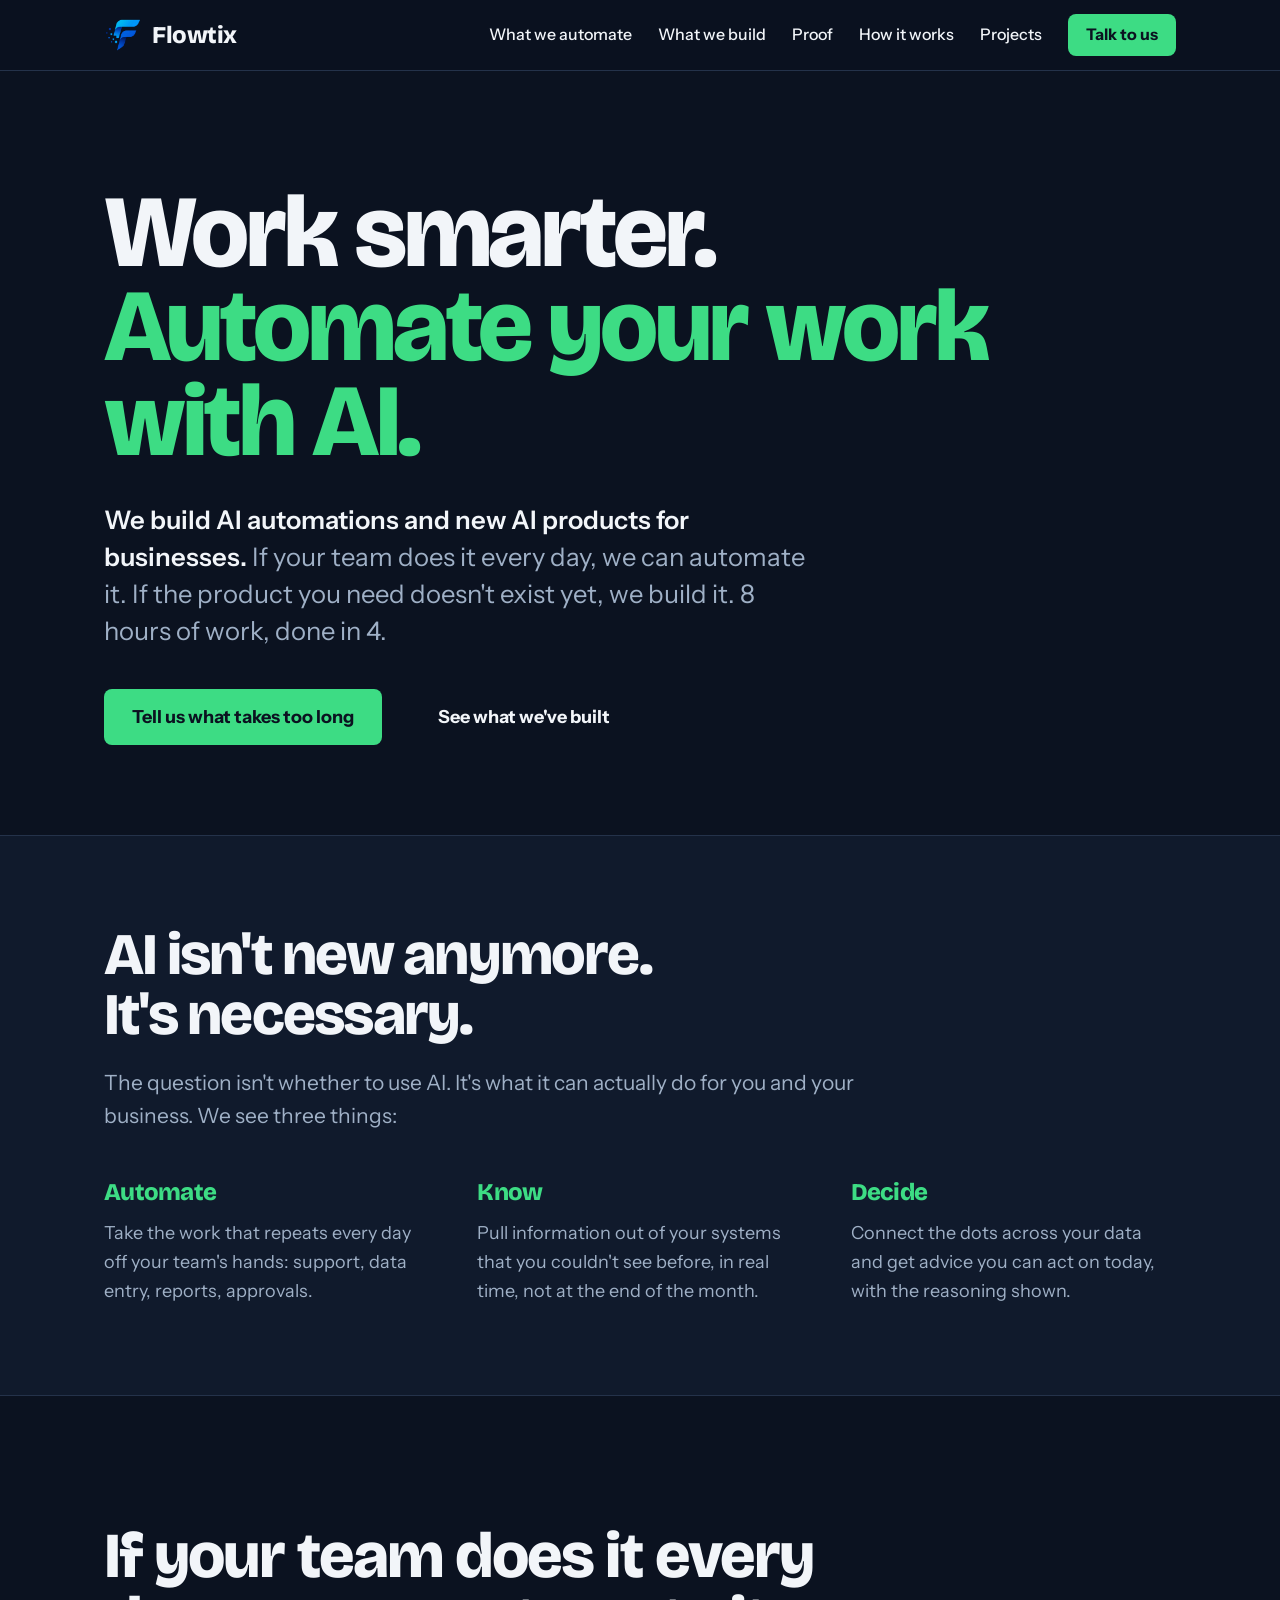
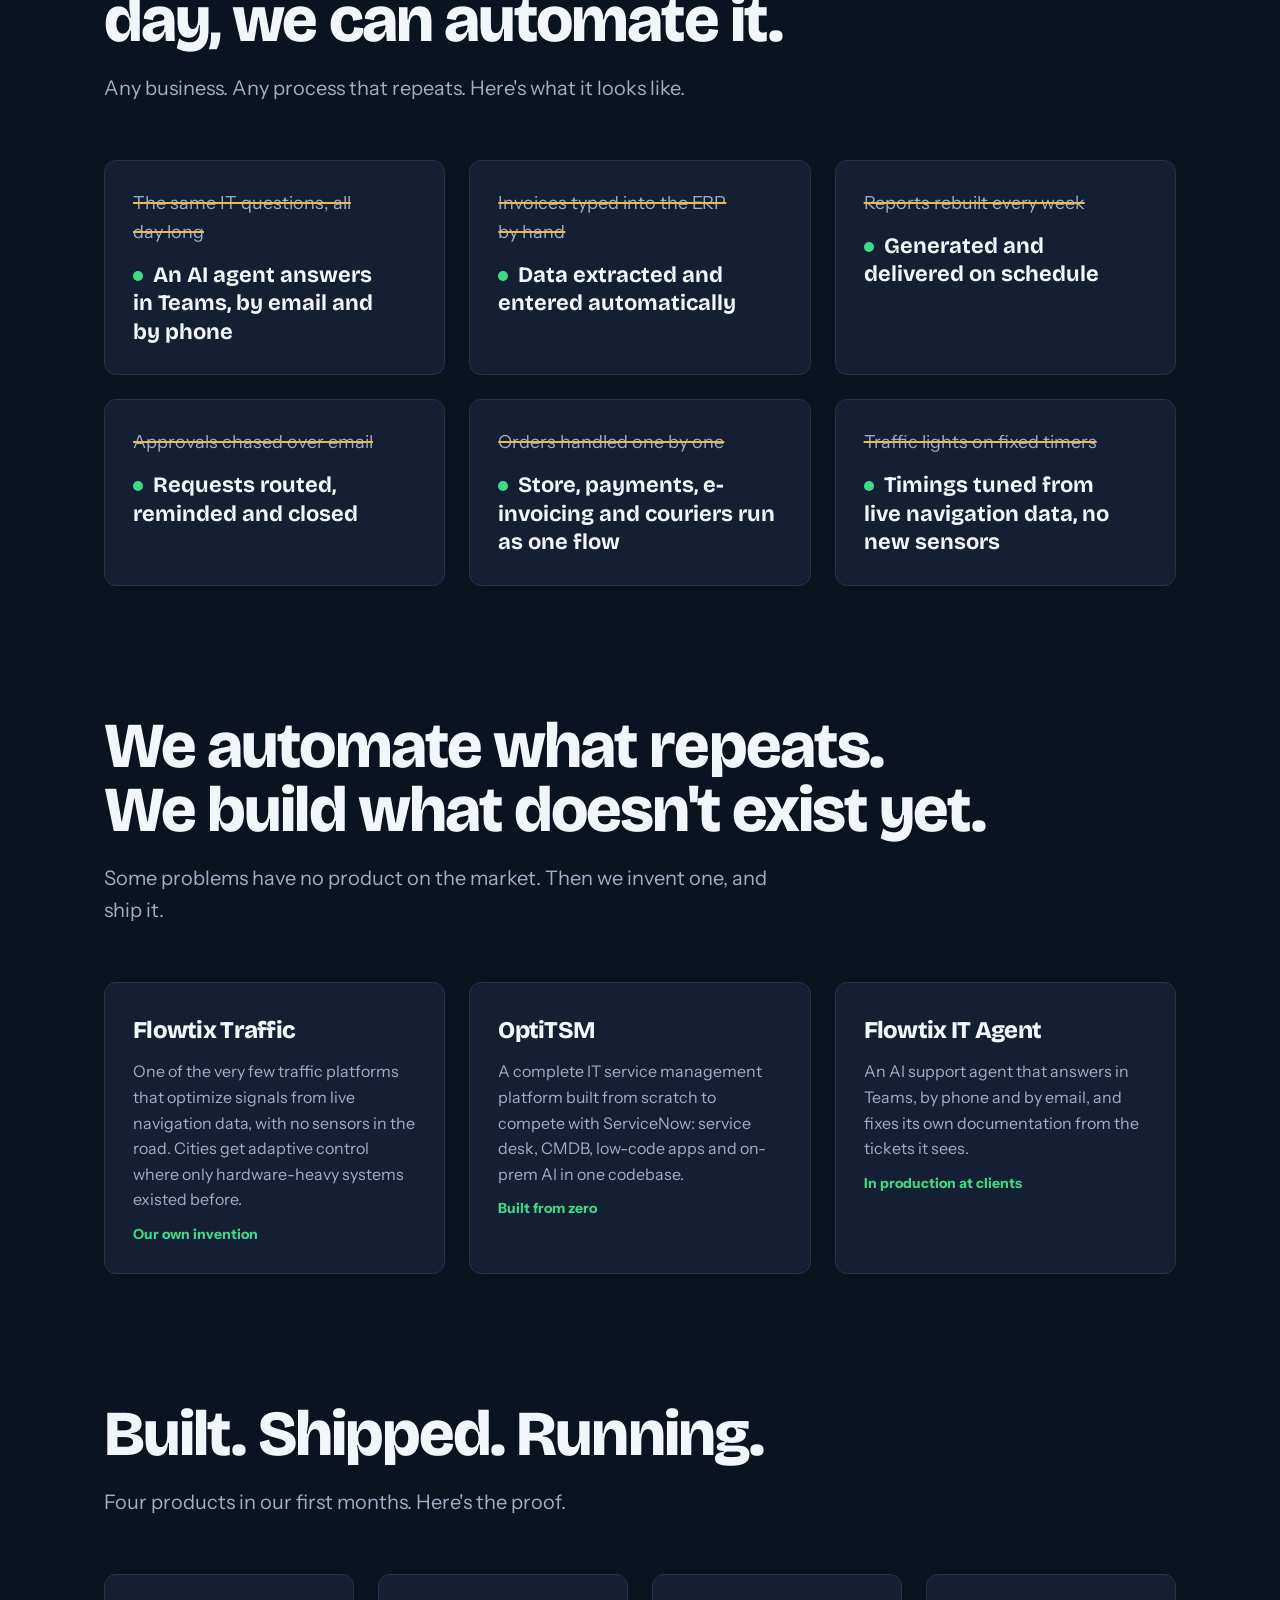
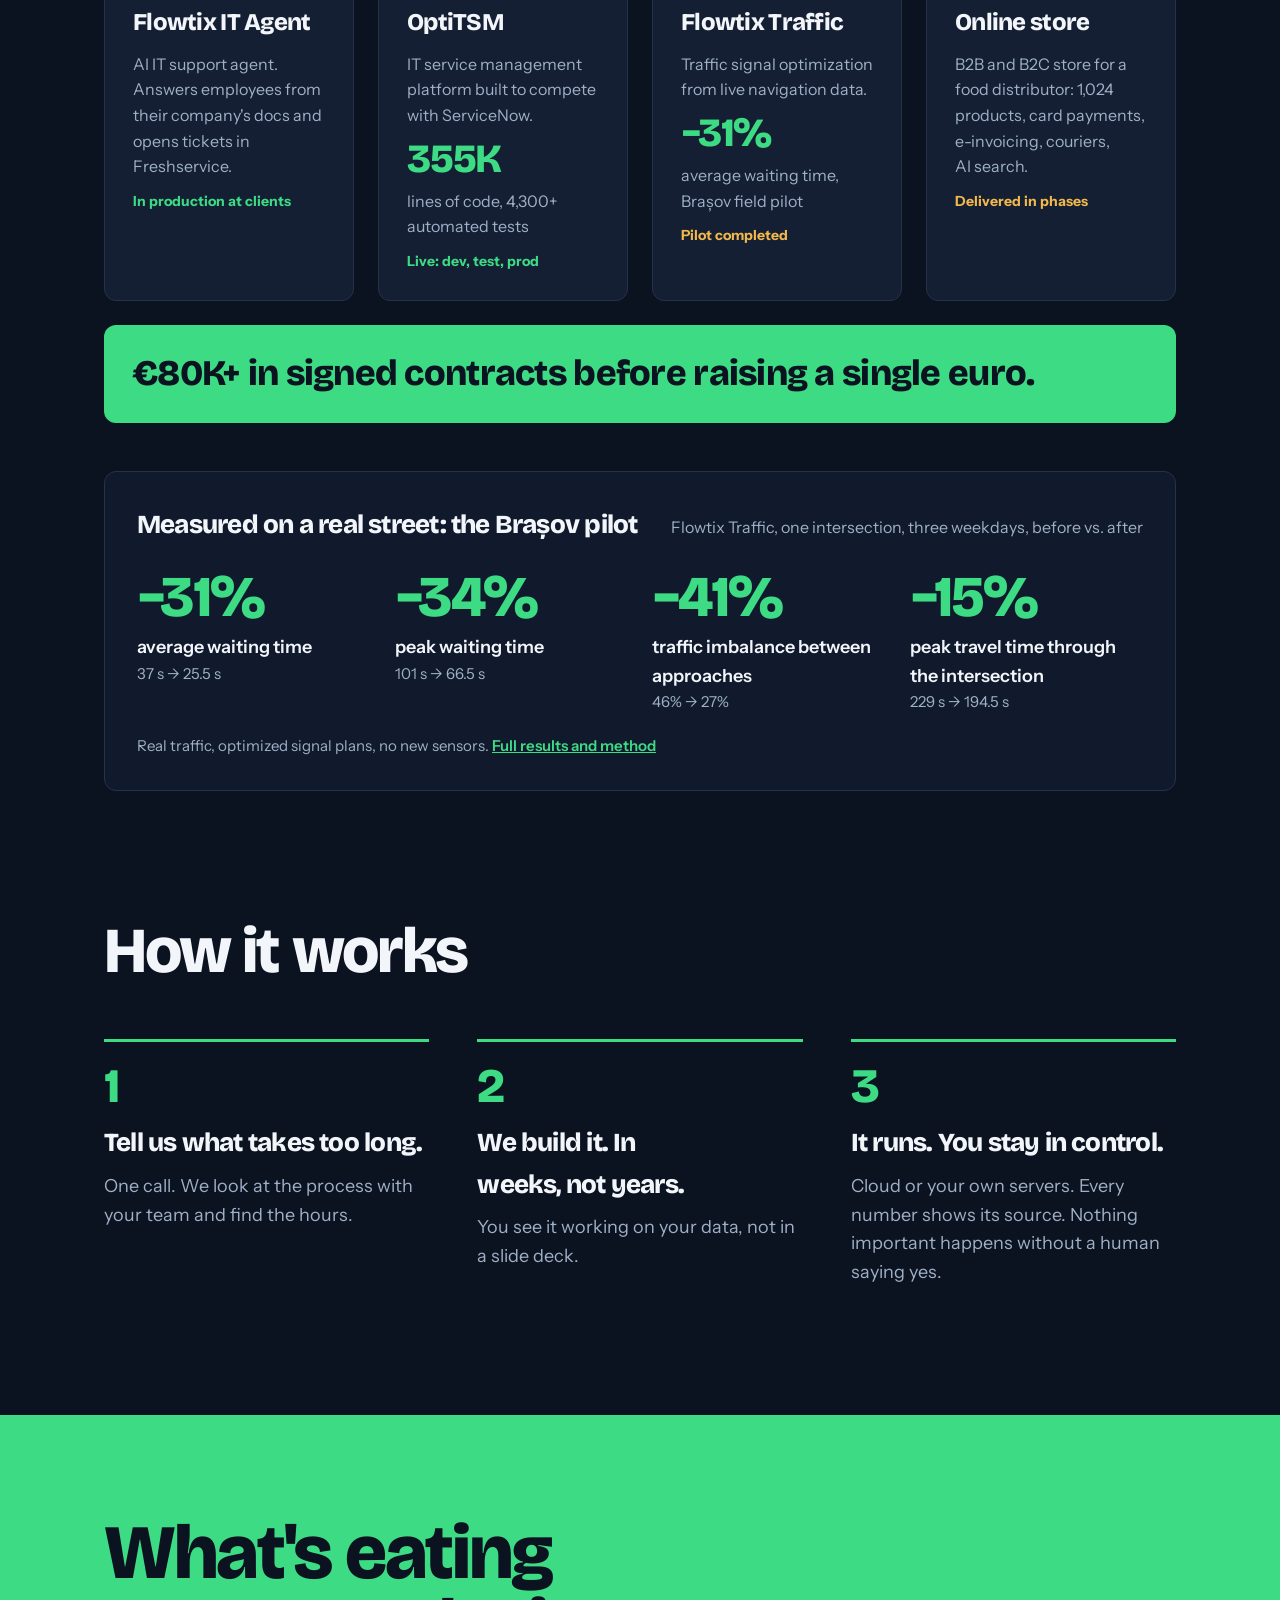
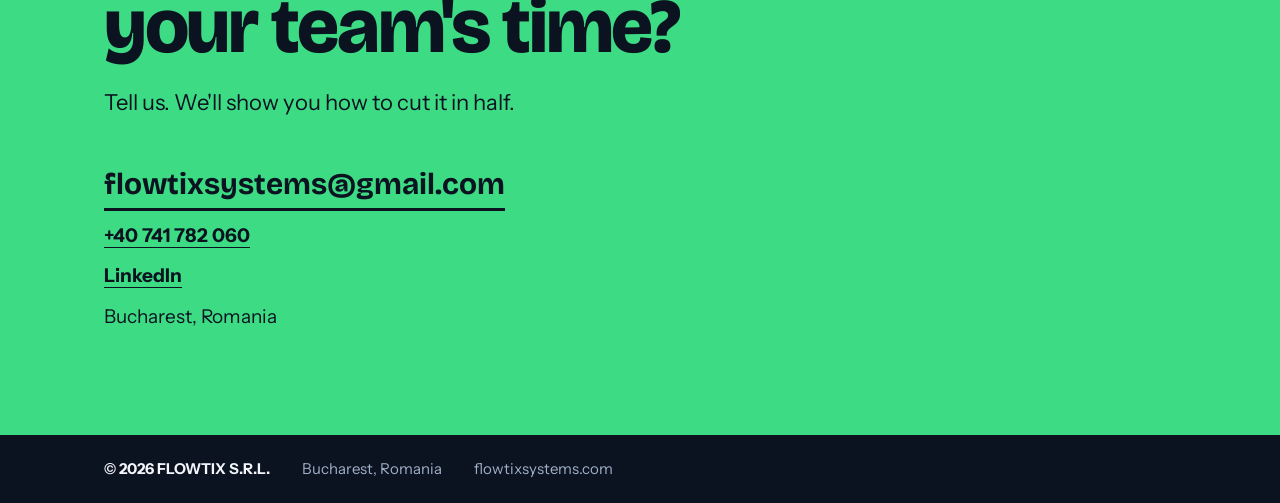
<file: index.html>
<!DOCTYPE html>
<html lang="en">
<head>
<meta charset="UTF-8">
<meta name="viewport" content="width=device-width, initial-scale=1, viewport-fit=cover">
<title>Flowtix — Work smarter. Automate your work with AI.</title>
<meta name="description" content="Flowtix builds AI automations and new AI products for businesses. If your team does it every day, we can automate it. If the product you need doesn't exist yet, we build it.">
<link rel="icon" type="image/png" sizes="32x32" href="assets/favicon-32.png">
<link rel="apple-touch-icon" href="assets/apple-touch-icon.png">
<link rel="preconnect" href="https://fonts.googleapis.com">
<link rel="preconnect" href="https://fonts.gstatic.com" crossorigin>
<link rel="stylesheet" href="https://fonts.googleapis.com/css2?family=Bricolage+Grotesque:opsz,wght@12..96,500..800&family=Instrument+Sans:wght@400;500;600;700&display=swap">
<style>
:root{
  --bg:#0B1220; --bg2:#101A2C; --panel:#141F33; --line:#24324A; --ink:#F2F5F9; --muted:#9FB0C6;
  --go:#3DDC84; --go-ink:#0B1220; --wait:#F2B84B;
  --display:'Bricolage Grotesque','Segoe UI',system-ui,sans-serif; --text:'Instrument Sans','Segoe UI',system-ui,sans-serif;
  --wrap:1200px; --pad:clamp(20px,5vw,64px);
  box-sizing:border-box; padding-top:env(safe-area-inset-top,0px); padding-bottom:env(safe-area-inset-bottom,0px);
}
html{scroll-padding-top:env(safe-area-inset-top,0px);scroll-behavior:smooth}
@media (prefers-reduced-motion:reduce){html{scroll-behavior:auto}}
*,*::before,*::after{box-sizing:border-box}
body{margin:0;background:var(--bg);color:var(--ink);font-family:var(--text);font-size:18px;line-height:1.6}
img{max-width:100%;display:block}
a{color:var(--go)} a:hover{color:#fff}
a:focus-visible,button:focus-visible{outline:3px solid var(--go);outline-offset:3px;border-radius:4px}
h1,h2,h3,p{margin:0}
h1,h2,h3{font-family:var(--display);font-weight:800;letter-spacing:-.03em;text-wrap:balance}
p{text-wrap:pretty}
.wrap{max-width:var(--wrap);margin:0 auto;padding-left:var(--pad);padding-right:var(--pad)}
.skip{position:absolute;left:-9999px}.skip:focus{left:16px;top:16px;background:var(--panel);padding:8px 12px;z-index:10}

/* header */
.top{position:sticky;top:env(safe-area-inset-top,0px);z-index:5;background:rgba(11,18,32,.9);backdrop-filter:blur(8px);border-bottom:1px solid var(--line)}
.top .wrap{display:flex;flex-wrap:wrap;align-items:center;justify-content:space-between;gap:12px 32px;padding-top:14px;padding-bottom:14px}
.brand{display:flex;align-items:center;gap:10px;text-decoration:none;color:var(--ink)}
.brand img{width:38px;height:38px}
.brand span{font-family:var(--display);font-size:24px;font-weight:800;letter-spacing:-.02em}
.nav{display:flex;flex-wrap:wrap;align-items:center;gap:6px 26px;font-size:16px;font-weight:500}
.nav a{color:var(--ink);text-decoration:none;padding:8px 0}
.nav a:hover{color:var(--go)}
.nav .cta{display:inline-flex;align-items:center;min-height:42px;padding:0 18px;background:var(--go);color:var(--go-ink);border-radius:8px;font-weight:700}
.nav .cta:hover{background:#fff;color:var(--go-ink)}

/* hero */
.hero .wrap{padding-top:clamp(64px,9vw,128px);padding-bottom:clamp(56px,7vw,96px)}
.hero h1{font-size:clamp(44px,8vw,112px);line-height:.92;font-variation-settings:'opsz' 96}
.hero h1 .go{color:var(--go)}
.hero .sub{margin-top:32px;max-width:720px;font-size:clamp(20px,2vw,26px);line-height:1.45;color:var(--muted)}
.hero .sub strong{color:var(--ink);font-weight:600}
.actions{margin-top:40px;display:flex;flex-wrap:wrap;align-items:center;gap:16px 28px}
.btn{display:inline-flex;align-items:center;min-height:56px;padding:0 28px;border-radius:8px;font-weight:700;font-size:18px;text-decoration:none}
.btn-go{background:var(--go);color:var(--go-ink)}
.btn-go:hover{background:#fff;color:var(--go-ink)}
.btn-ghost{color:var(--ink);text-underline-offset:6px}

/* why */
.why{border-top:1px solid var(--line);border-bottom:1px solid var(--line);background:var(--bg2)}
.why .wrap{padding-top:clamp(56px,7vw,96px);padding-bottom:clamp(56px,7vw,96px)}
.why h2{font-size:clamp(34px,4.6vw,64px);line-height:1.02;max-width:900px}
.why .lead{font-size:21px;max-width:760px}
.three{margin-top:40px;display:grid;grid-template-columns:repeat(auto-fit,minmax(min(280px,100%),1fr));gap:32px 48px}
.three h3{font-size:24px;color:var(--go)}
.three p{margin-top:8px;color:var(--muted)}

/* before / after */
.section{padding-top:clamp(80px,10vw,140px)}
.h2{font-size:clamp(36px,5vw,72px);line-height:1.0;max-width:1000px}
.lead{margin-top:20px;max-width:680px;color:var(--muted);font-size:20px}
.pairs{margin-top:56px;display:grid;grid-template-columns:repeat(auto-fit,minmax(min(340px,100%),1fr));gap:24px}
.pair{background:var(--panel);border:1px solid var(--line);border-radius:12px;padding:28px}
.pair .before{color:var(--muted);text-decoration:line-through;text-decoration-color:var(--wait);text-decoration-thickness:2px}
.pair .after{margin-top:14px;font-family:var(--display);font-weight:700;font-size:22px;line-height:1.3}
.pair .after::before{content:"";display:inline-block;width:10px;height:10px;border-radius:50%;background:var(--go);margin-right:10px;vertical-align:middle}

/* proof */
.proof{margin-top:56px;display:grid;grid-template-columns:repeat(auto-fit,minmax(min(220px,100%),1fr));gap:24px}
.card{display:grid;gap:10px;align-content:start;padding:28px;background:var(--panel);border:1px solid var(--line);border-radius:12px}
.card h3{font-size:24px}
.card p{color:var(--muted);font-size:16px}
.card .big{font-family:var(--display);font-size:40px;font-weight:800;letter-spacing:-.03em;color:var(--go);line-height:1}
.card .status{font-size:14px;font-weight:700;color:var(--go)}
.card .status.soon{color:var(--wait)}
.banner{margin-top:24px;padding:28px;border-radius:12px;background:var(--go);color:var(--go-ink);font-family:var(--display);font-weight:800;font-size:clamp(24px,3vw,36px);line-height:1.15;letter-spacing:-.02em}

/* results strip */
.results-strip{margin-top:48px;padding:32px;border:1px solid var(--line);border-radius:12px;background:var(--bg2)}
.results-strip .rs-head{display:flex;flex-wrap:wrap;align-items:baseline;justify-content:space-between;gap:8px 32px}
.results-strip h3{font-size:26px}
.results-strip .rs-head p{color:var(--muted);font-size:16px}
.nums{margin-top:24px;display:grid;grid-template-columns:repeat(auto-fit,minmax(min(200px,100%),1fr));gap:24px}
.num strong{display:block;font-family:var(--display);font-size:clamp(40px,4.5vw,64px);font-weight:800;letter-spacing:-.03em;line-height:1;color:var(--go)}
.num span{display:block;margin-top:6px;font-weight:600}
.num small{display:block;color:var(--muted);font-size:15px}
.rs-note{margin-top:20px;color:var(--muted);font-size:15px}
.rs-note a{font-weight:600}
/* projects page */
.intro .wrap{padding-top:clamp(56px,7vw,96px);padding-bottom:16px}
.intro h1{font-size:clamp(48px,7vw,112px);line-height:.95}
.intro .lead{font-size:22px}
.jump{margin-top:32px;display:flex;flex-wrap:wrap;gap:10px}
.jump a{display:inline-flex;align-items:center;min-height:44px;padding:0 18px;border:1px solid var(--line);border-radius:8px;color:var(--ink);text-decoration:none;font-weight:600;font-size:16px}
.jump a:hover{border-color:var(--go);color:var(--go)}
.project{padding:clamp(56px,7vw,96px) 0;border-top:1px solid var(--line);display:flex;flex-wrap:wrap;gap:32px 72px;scroll-margin-top:90px}
.project:first-of-type{border-top:0}
.p-side{flex:1 1 280px;display:grid;gap:18px;align-content:start}
.p-side h2{font-size:clamp(34px,3.6vw,48px);line-height:1.02}
.p-side .status{font-size:14px;font-weight:700;color:var(--go)}
.p-side .status.soon{color:var(--wait)}
.p-side .label{font-size:14px;font-weight:600;color:var(--muted)}
.p-side p{font-size:16px}
.p-main{flex:999 1 600px;min-width:0;max-width:780px}
.p-main .big{font-family:var(--display);font-size:clamp(22px,2vw,26px);font-weight:700;line-height:1.35}
.p-main h3{margin-top:32px;font-size:18px;font-weight:700;color:var(--go)}
.p-main ul{margin:10px 0 0;padding-left:22px;display:grid;gap:8px;color:#D5DEE9}
.p-main .stats{margin-top:20px;display:flex;flex-wrap:wrap;gap:12px 40px}
.p-main .stats strong{display:block;font-family:var(--display);font-size:28px;font-weight:800;color:var(--go);line-height:1}
.p-main .stats span{font-size:14px;color:var(--muted)}
.tbl-wrap{margin-top:12px;overflow-x:auto}
table.results{width:100%;border-collapse:collapse;font-size:17px}
.results th,.results td{text-align:left;padding:10px 16px 10px 0;border-bottom:1px solid var(--line);white-space:nowrap}
.results th{font-size:14px;color:var(--muted);font-weight:600}
.results td.gain{font-weight:800;color:var(--go)}
.note{margin-top:12px;font-size:15px;color:var(--muted)}

/* steps */
.steps{margin-top:56px;display:grid;grid-template-columns:repeat(auto-fit,minmax(min(300px,100%),1fr));gap:40px 48px;counter-reset:s}
.step{border-top:3px solid var(--go);padding-top:20px}
.step::before{counter-increment:s;content:counter(s);display:block;font-family:var(--display);font-size:48px;font-weight:800;color:var(--go);line-height:1}
.step h3{margin-top:12px;font-size:26px}
.step p{margin-top:8px;color:var(--muted)}

/* contact */
.contact{margin-top:clamp(80px,10vw,140px);background:var(--go);color:var(--go-ink)}
.contact .wrap{padding-top:clamp(64px,8vw,112px);padding-bottom:clamp(64px,8vw,112px);display:flex;flex-wrap:wrap;align-items:flex-end;justify-content:space-between;gap:40px 64px}
.contact h2{font-size:clamp(40px,6vw,88px);line-height:.96;max-width:760px}
.contact p{margin-top:20px;font-size:22px;max-width:620px}
.contact-list{flex:1 1 300px;display:grid;gap:10px;justify-items:start;font-size:19px}
.contact-list a{color:var(--go-ink);font-weight:700;text-underline-offset:5px}
.contact-list a:hover{color:#fff}
.contact-list .mail{font-size:clamp(22px,2.4vw,30px);font-family:var(--display);text-decoration:none;border-bottom:3px solid var(--go-ink)}
.foot{background:var(--go-ink);color:var(--muted);font-size:15px}
.foot .wrap{display:flex;flex-wrap:wrap;gap:8px 32px;padding-top:22px;padding-bottom:22px}
.foot strong{color:var(--ink)}
</style>
</head>
<body>
<a class="skip" href="#main">Skip to content</a>

<header class="top">
  <div class="wrap">
    <a class="brand" href="index.html"><img src="assets/flowtix-mark.png" alt="" width="38" height="38"><span>Flowtix</span></a>
    <nav class="nav" aria-label="Main">
      <a href="#automate">What we automate</a>
      <a href="#build">What we build</a>
      <a href="#proof">Proof</a>
      <a href="#how">How it works</a>
      <a href="projects.html">Projects</a>
      <a class="cta" href="#contact">Talk to us</a>
    </nav>
  </div>
</header>

<main id="main">

<section class="hero">
  <div class="wrap">
    <h1>Work smarter.<br><span class="go">Automate your work with AI.</span></h1>
    <p class="sub"><strong>We build AI automations and new AI products for businesses.</strong> If your team does it every day, we can automate it. If the product you need doesn't exist yet, we build it. 8 hours of work, done in 4.</p>
    <div class="actions">
      <a class="btn btn-go" href="mailto:flowtixsystems@gmail.com?subject=What%20takes%20too%20long">Tell us what takes too long</a>
      <a class="btn btn-ghost" href="#proof">See what we've built</a>
    </div>
  </div>
</section>




<section class="why" aria-label="Why AI">
  <div class="wrap">
    <h2>AI isn't new anymore. It's necessary.</h2>
    <p class="lead">The question isn't whether to use AI. It's what it can actually do for you and your business. We see three things:</p>
    <div class="three">
      <div><h3>Automate</h3><p>Take the work that repeats every day off your team's hands: support, data entry, reports, approvals.</p></div>
      <div><h3>Know</h3><p>Pull information out of your systems that you couldn't see before, in real time, not at the end of the month.</p></div>
      <div><h3>Decide</h3><p>Connect the dots across your data and get advice you can act on today, with the reasoning shown.</p></div>
    </div>
  </div>
</section>
<section id="automate" class="section">
  <div class="wrap">
    <h2 class="h2">If your team does it every day, we can automate it.</h2>
    <p class="lead">Any business. Any process that repeats. Here's what it looks like.</p>
    <div class="pairs">
      <div class="pair"><p class="before">The same IT questions, all day long</p><p class="after">An AI agent answers in Teams, by email and by phone</p></div>
      <div class="pair"><p class="before">Invoices typed into the ERP by hand</p><p class="after">Data extracted and entered automatically</p></div>
      <div class="pair"><p class="before">Reports rebuilt every week</p><p class="after">Generated and delivered on schedule</p></div>
      <div class="pair"><p class="before">Approvals chased over email</p><p class="after">Requests routed, reminded and closed</p></div>
      <div class="pair"><p class="before">Orders handled one by one</p><p class="after">Store, payments, e-invoicing and couriers run as one flow</p></div>
      <div class="pair"><p class="before">Traffic lights on fixed timers</p><p class="after">Timings tuned from live navigation data, no new sensors</p></div>
    </div>
  </div>
</section>


<section id="build" class="section">
  <div class="wrap">
    <h2 class="h2">We automate what repeats. We build what doesn't exist yet.</h2>
    <p class="lead">Some problems have no product on the market. Then we invent one, and ship it.</p>
    <div class="proof" style="grid-template-columns:repeat(auto-fit,minmax(min(300px,100%),1fr))">
      <div class="card"><h3>Flowtix Traffic</h3><p>One of the very few traffic platforms that optimize signals from live navigation data, with no sensors in the road. Cities get adaptive control where only hardware-heavy systems existed before.</p><span class="status">Our own invention</span></div>
      <div class="card"><h3>OptiTSM</h3><p>A complete IT service management platform built from scratch to compete with ServiceNow: service desk, CMDB, low-code apps and on-prem AI in one codebase.</p><span class="status">Built from zero</span></div>
      <div class="card"><h3>Flowtix IT Agent</h3><p>An AI support agent that answers in Teams, by phone and by email, and fixes its own documentation from the tickets it sees.</p><span class="status">In production at clients</span></div>
    </div>
  </div>
</section>
<section id="proof" class="section">
  <div class="wrap">
    <h2 class="h2">Built. Shipped. Running.</h2>
    <p class="lead">Four products in our first months. Here's the proof.</p>
    <div class="proof">
      <div class="card"><h3>Flowtix IT Agent</h3><p>AI IT support agent. Answers employees from their company's docs and opens tickets in Freshservice.</p><span class="status">In production at clients</span></div>
      <div class="card"><h3>OptiTSM</h3><p>IT service management platform built to compete with ServiceNow.</p><span class="big">355K</span><p>lines of code, 4,300+ automated tests</p><span class="status">Live: dev, test, prod</span></div>
      <div class="card"><h3>Flowtix Traffic</h3><p>Traffic signal optimization from live navigation data.</p><span class="big">−31%</span><p>average waiting time, Brașov field pilot</p><span class="status soon">Pilot completed</span></div>
      <div class="card"><h3>Online store</h3><p>B2B and B2C store for a food distributor: 1,024 products, card payments, e-invoicing, couriers, AI search.</p><span class="status soon">Delivered in phases</span></div>
    </div>
    <div class="banner">€80K+ in signed contracts before raising a single euro.</div>
    <div class="results-strip" id="brasov">
      <div class="rs-head"><h3>Measured on a real street: the Brașov pilot</h3><p>Flowtix Traffic, one intersection, three weekdays, before vs. after</p></div>
      <div class="nums">
        <div class="num"><strong>−31%</strong><span>average waiting time</span><small>37 s → 25.5 s</small></div>
        <div class="num"><strong>−34%</strong><span>peak waiting time</span><small>101 s → 66.5 s</small></div>
        <div class="num"><strong>−41%</strong><span>traffic imbalance between approaches</span><small>46% → 27%</small></div>
        <div class="num"><strong>−15%</strong><span>peak travel time through the intersection</span><small>229 s → 194.5 s</small></div>
      </div>
      <p class="rs-note">Real traffic, optimized signal plans, no new sensors. <a href="projects.html#traffic">Full results and method</a></p>
    </div>
  </div>
</section>

<section id="how" class="section">
  <div class="wrap">
    <h2 class="h2">How it works</h2>
    <div class="steps">
      <div class="step"><h3>Tell us what takes too long.</h3><p>One call. We look at the process with your team and find the hours.</p></div>
      <div class="step"><h3>We build it. In weeks, not years.</h3><p>You see it working on your data, not in a slide deck.</p></div>
      <div class="step"><h3>It runs. You stay in control.</h3><p>Cloud or your own servers. Every number shows its source. Nothing important happens without a human saying yes.</p></div>
    </div>
  </div>
</section>

</main>

<section id="contact" class="contact">
  <div class="wrap">
    <div>
      <h2>What's eating your team's time?</h2>
      <p>Tell us. We'll show you how to cut it in half.</p>
    </div>
    <div class="contact-list">
      <a class="mail" href="mailto:flowtixsystems@gmail.com">flowtixsystems@gmail.com</a>
      <a href="tel:+40741782060">+40 741 782 060</a>
      <a href="https://www.linkedin.com/company/flowtix-systems" rel="noopener">LinkedIn</a>
      <span>Bucharest, Romania</span>
    </div>
  </div>
</section>

<footer class="foot">
  <div class="wrap">
    <strong>© 2026 FLOWTIX S.R.L.</strong>
    <span>Bucharest, Romania</span>
    <span>flowtixsystems.com</span>
  </div>
</footer>
</body>
</html>
</file>
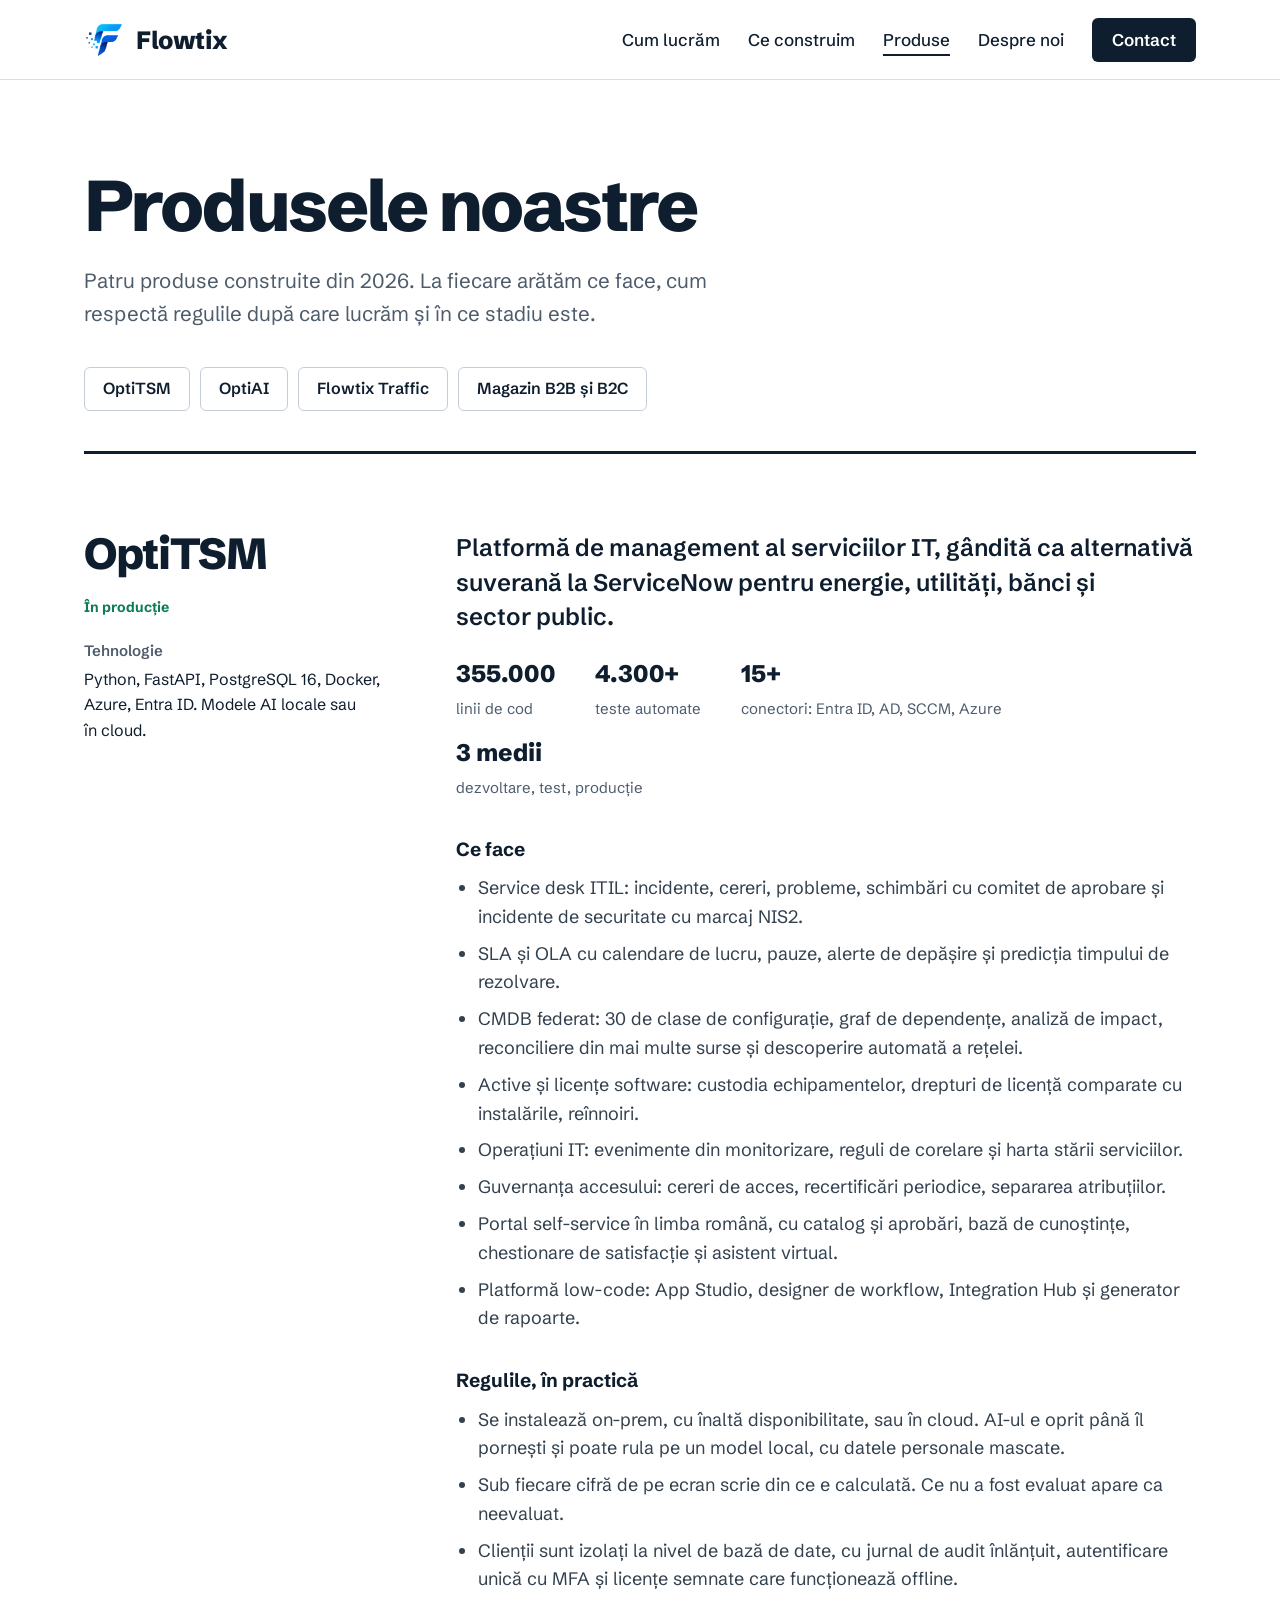
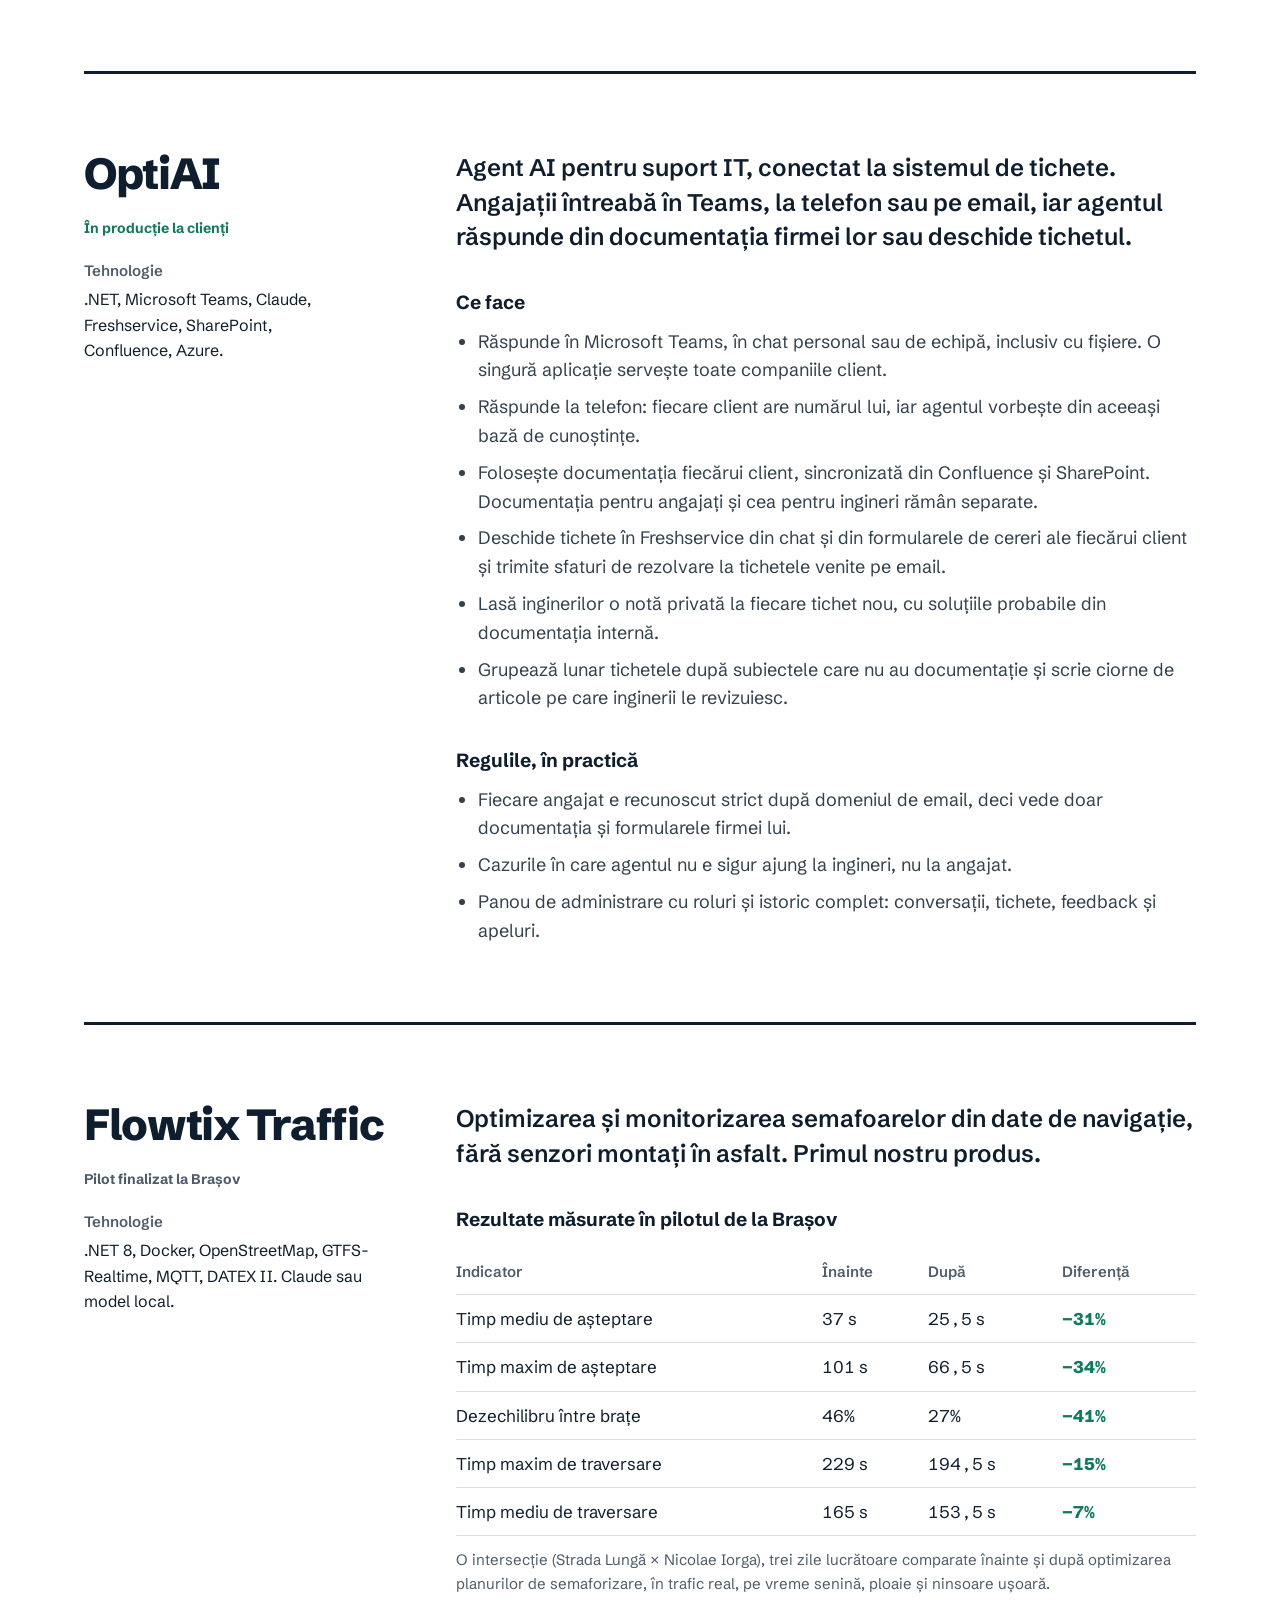
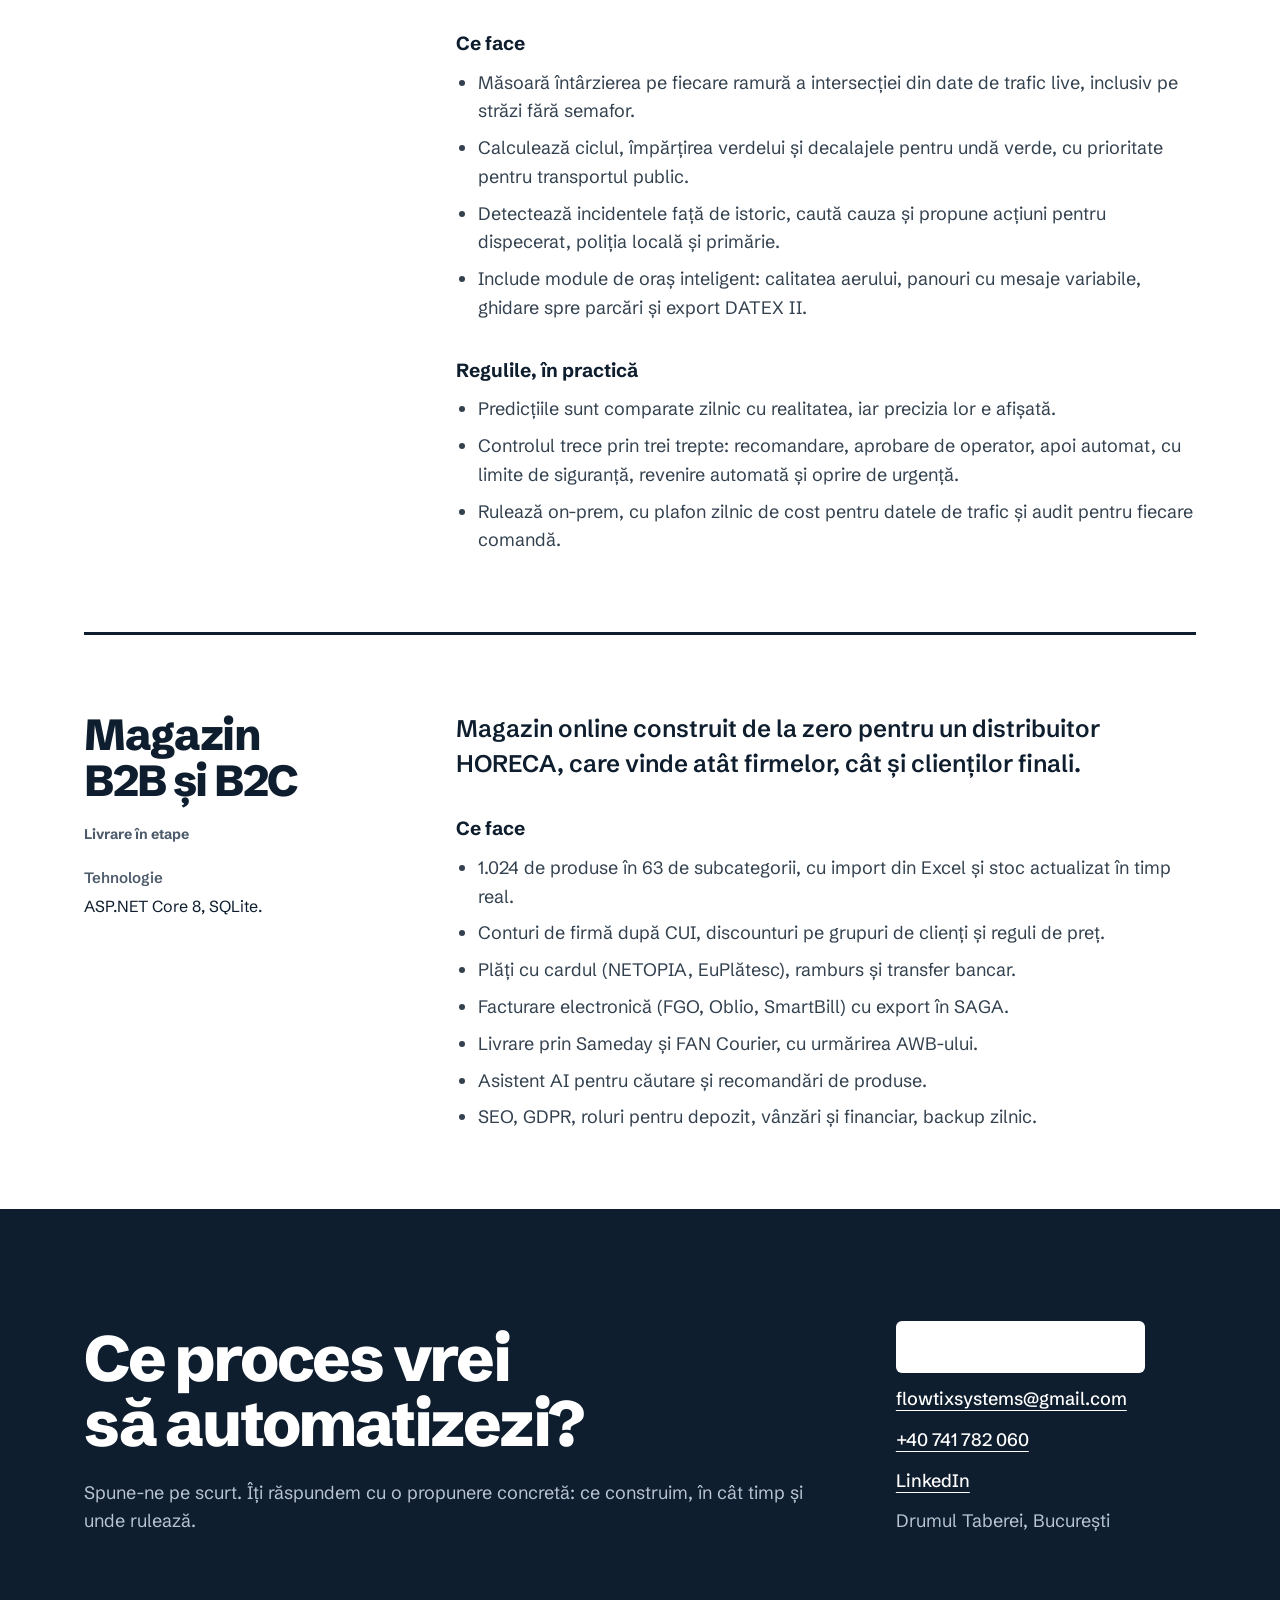
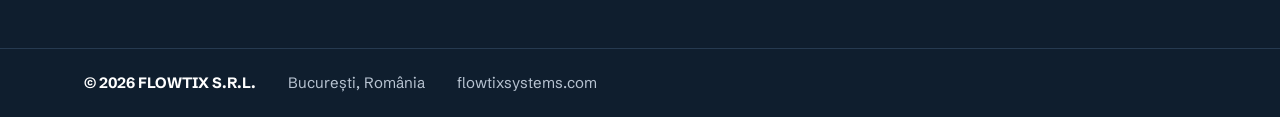
<file: produse.html>
<!DOCTYPE html>
<html lang="ro">
<head>
<meta charset="UTF-8">
<meta name="viewport" content="width=device-width, initial-scale=1">
<title>Produse — Flowtix</title>
<meta name="description" content="OptiTSM, OptiAI, Flowtix Traffic și magazinul B2B/B2C: ce face fiecare produs Flowtix, în ce stadiu este și pe ce tehnologie rulează.">
<meta property="og:title" content="Produse — Flowtix">
<meta property="og:description" content="Ce face fiecare produs Flowtix, în ce stadiu este și ce rezultate are.">
<meta property="og:type" content="website">
<meta property="og:url" content="https://flowtixsystems.com/produse.html">
<meta property="og:image" content="https://flowtixsystems.com/assets/apple-touch-icon.png">
<link rel="icon" type="image/png" sizes="32x32" href="assets/favicon-32.png">
<link rel="apple-touch-icon" href="assets/apple-touch-icon.png">
<link rel="preconnect" href="https://fonts.googleapis.com">
<link rel="preconnect" href="https://fonts.gstatic.com" crossorigin>
<link rel="stylesheet" href="https://fonts.googleapis.com/css2?family=Schibsted+Grotesk:wght@400;500;600;700;800&display=swap">
<link rel="stylesheet" href="assets/styles.css">
</head>
<body>
<a class="skip" href="#continut">Sari la conținut</a>

<header class="site-header">
  <div class="wrap">
    <a class="brand" href="index.html"><img src="assets/flowtix-mark.png" alt="" width="40" height="40"><span>Flowtix</span></a>
    <nav class="nav" aria-label="Meniu principal">
      <a href="index.html#reguli">Cum lucrăm</a>
      <a href="index.html#construim">Ce construim</a>
      <a href="produse.html" aria-current="page">Produse</a>
      <a href="index.html#despre">Despre noi</a>
      <a class="nav-contact" href="#contact">Contact</a>
    </nav>
  </div>
</header>

<main id="continut">

<section class="page-intro">
  <div class="wrap">
    <h1>Produsele noastre</h1>
    <p class="sub">Patru produse construite din 2026. La fiecare arătăm ce face, cum respectă regulile după care lucrăm și în ce stadiu este.</p>
    <nav class="jump" aria-label="Produse">
      <a href="#optitsm">OptiTSM</a>
      <a href="#optiai">OptiAI</a>
      <a href="#traffic">Flowtix Traffic</a>
      <a href="#magazin">Magazin B2B și B2C</a>
    </nav>
  </div>
</section>

<div class="wrap">

<section id="optitsm" class="product">
  <div class="product-side">
    <h2>OptiTSM</h2>
    <span class="status live">În producție</span>
    <div><div class="label">Tehnologie</div><p>Python, FastAPI, PostgreSQL 16, Docker, Azure, Entra ID. Modele AI locale sau în cloud.</p></div>
  </div>
  <div class="product-main">
    <p class="lead-strong">Platformă de management al serviciilor IT, gândită ca alternativă suverană la ServiceNow pentru energie, utilități, bănci și sector public.</p>
    <div class="stats">
      <div><strong>355.000</strong><span>linii de cod</span></div>
      <div><strong>4.300+</strong><span>teste automate</span></div>
      <div><strong>15+</strong><span>conectori: Entra ID, AD, SCCM, Azure</span></div>
      <div><strong>3 medii</strong><span>dezvoltare, test, producție</span></div>
    </div>
    <h3>Ce face</h3>
    <ul>
      <li>Service desk ITIL: incidente, cereri, probleme, schimbări cu comitet de aprobare și incidente de securitate cu marcaj NIS2.</li>
      <li>SLA și OLA cu calendare de lucru, pauze, alerte de depășire și predicția timpului de rezolvare.</li>
      <li>CMDB federat: 30 de clase de configurație, graf de dependențe, analiză de impact, reconciliere din mai multe surse și descoperire automată a rețelei.</li>
      <li>Active și licențe software: custodia echipamentelor, drepturi de licență comparate cu instalările, reînnoiri.</li>
      <li>Operațiuni IT: evenimente din monitorizare, reguli de corelare și harta stării serviciilor.</li>
      <li>Guvernanța accesului: cereri de acces, recertificări periodice, separarea atribuțiilor.</li>
      <li>Portal self-service în limba română, cu catalog și aprobări, bază de cunoștințe, chestionare de satisfacție și asistent virtual.</li>
      <li>Platformă low-code: App Studio, designer de workflow, Integration Hub și generator de rapoarte.</li>
    </ul>
    <h3>Regulile, în practică</h3>
    <ul>
      <li>Se instalează on-prem, cu înaltă disponibilitate, sau în cloud. AI-ul e oprit până îl pornești și poate rula pe un model local, cu datele personale mascate.</li>
      <li>Sub fiecare cifră de pe ecran scrie din ce e calculată. Ce nu a fost evaluat apare ca neevaluat.</li>
      <li>Clienții sunt izolați la nivel de bază de date, cu jurnal de audit înlănțuit, autentificare unică cu MFA și licențe semnate care funcționează offline.</li>
    </ul>
  </div>
</section>

<section id="optiai" class="product">
  <div class="product-side">
    <h2>OptiAI</h2>
    <span class="status live">În producție la clienți</span>
    <div><div class="label">Tehnologie</div><p>.NET, Microsoft Teams, Claude, Freshservice, SharePoint, Confluence, Azure.</p></div>
  </div>
  <div class="product-main">
    <p class="lead-strong">Agent AI pentru suport IT, conectat la sistemul de tichete. Angajații întreabă în Teams, la telefon sau pe email, iar agentul răspunde din documentația firmei lor sau deschide tichetul.</p>
    <h3>Ce face</h3>
    <ul>
      <li>Răspunde în Microsoft Teams, în chat personal sau de echipă, inclusiv cu fișiere. O singură aplicație servește toate companiile client.</li>
      <li>Răspunde la telefon: fiecare client are numărul lui, iar agentul vorbește din aceeași bază de cunoștințe.</li>
      <li>Folosește documentația fiecărui client, sincronizată din Confluence și SharePoint. Documentația pentru angajați și cea pentru ingineri rămân separate.</li>
      <li>Deschide tichete în Freshservice din chat și din formularele de cereri ale fiecărui client și trimite sfaturi de rezolvare la tichetele venite pe email.</li>
      <li>Lasă inginerilor o notă privată la fiecare tichet nou, cu soluțiile probabile din documentația internă.</li>
      <li>Grupează lunar tichetele după subiectele care nu au documentație și scrie ciorne de articole pe care inginerii le revizuiesc.</li>
    </ul>
    <h3>Regulile, în practică</h3>
    <ul>
      <li>Fiecare angajat e recunoscut strict după domeniul de email, deci vede doar documentația și formularele firmei lui.</li>
      <li>Cazurile în care agentul nu e sigur ajung la ingineri, nu la angajat.</li>
      <li>Panou de administrare cu roluri și istoric complet: conversații, tichete, feedback și apeluri.</li>
    </ul>
  </div>
</section>

<section id="traffic" class="product">
  <div class="product-side">
    <h2>Flowtix Traffic</h2>
    <span class="status">Pilot finalizat la Brașov</span>
    <div><div class="label">Tehnologie</div><p>.NET 8, Docker, OpenStreetMap, GTFS-Realtime, MQTT, DATEX II. Claude sau model local.</p></div>
  </div>
  <div class="product-main">
    <p class="lead-strong">Optimizarea și monitorizarea semafoarelor din date de navigație, fără senzori montați în asfalt. Primul nostru produs.</p>
    <h3>Rezultate măsurate în pilotul de la Brașov</h3>
    <div class="results-wrap">
      <table class="results">
        <thead><tr><th scope="col">Indicator</th><th scope="col">Înainte</th><th scope="col">După</th><th scope="col">Diferență</th></tr></thead>
        <tbody>
          <tr><td>Timp mediu de așteptare</td><td class="num">37 s</td><td class="num">25,5 s</td><td class="num gain">−31%</td></tr>
          <tr><td>Timp maxim de așteptare</td><td class="num">101 s</td><td class="num">66,5 s</td><td class="num gain">−34%</td></tr>
          <tr><td>Dezechilibru între brațe</td><td class="num">46%</td><td class="num">27%</td><td class="num gain">−41%</td></tr>
          <tr><td>Timp maxim de traversare</td><td class="num">229 s</td><td class="num">194,5 s</td><td class="num gain">−15%</td></tr>
          <tr><td>Timp mediu de traversare</td><td class="num">165 s</td><td class="num">153,5 s</td><td class="num gain">−7%</td></tr>
        </tbody>
      </table>
    </div>
    <p class="note">O intersecție (Strada Lungă × Nicolae Iorga), trei zile lucrătoare comparate înainte și după optimizarea planurilor de semaforizare, în trafic real, pe vreme senină, ploaie și ninsoare ușoară.</p>
    <h3>Ce face</h3>
    <ul>
      <li>Măsoară întârzierea pe fiecare ramură a intersecției din date de trafic live, inclusiv pe străzi fără semafor.</li>
      <li>Calculează ciclul, împărțirea verdelui și decalajele pentru undă verde, cu prioritate pentru transportul public.</li>
      <li>Detectează incidentele față de istoric, caută cauza și propune acțiuni pentru dispecerat, poliția locală și primărie.</li>
      <li>Include module de oraș inteligent: calitatea aerului, panouri cu mesaje variabile, ghidare spre parcări și export DATEX II.</li>
    </ul>
    <h3>Regulile, în practică</h3>
    <ul>
      <li>Predicțiile sunt comparate zilnic cu realitatea, iar precizia lor e afișată.</li>
      <li>Controlul trece prin trei trepte: recomandare, aprobare de operator, apoi automat, cu limite de siguranță, revenire automată și oprire de urgență.</li>
      <li>Rulează on-prem, cu plafon zilnic de cost pentru datele de trafic și audit pentru fiecare comandă.</li>
    </ul>
  </div>
</section>

<section id="magazin" class="product">
  <div class="product-side">
    <h2>Magazin B2B și B2C</h2>
    <span class="status">Livrare în etape</span>
    <div><div class="label">Tehnologie</div><p>ASP.NET Core 8, SQLite.</p></div>
  </div>
  <div class="product-main">
    <p class="lead-strong">Magazin online construit de la zero pentru un distribuitor HORECA, care vinde atât firmelor, cât și clienților finali.</p>
    <h3>Ce face</h3>
    <ul>
      <li>1.024 de produse în 63 de subcategorii, cu import din Excel și stoc actualizat în timp real.</li>
      <li>Conturi de firmă după CUI, discounturi pe grupuri de clienți și reguli de preț.</li>
      <li>Plăți cu cardul (NETOPIA, EuPlătesc), ramburs și transfer bancar.</li>
      <li>Facturare electronică (FGO, Oblio, SmartBill) cu export în SAGA.</li>
      <li>Livrare prin Sameday și FAN Courier, cu urmărirea AWB-ului.</li>
      <li>Asistent AI pentru căutare și recomandări de produse.</li>
      <li>SEO, GDPR, roluri pentru depozit, vânzări și financiar, backup zilnic.</li>
    </ul>
  </div>
</section>

</div>
</main>

<section id="contact" class="contact">
  <div class="wrap">
    <div class="contact-copy">
      <h2>Ce proces vrei să automatizezi?</h2>
      <p>Spune-ne pe scurt. Îți răspundem cu o propunere concretă: ce construim, în cât timp și unde rulează.</p>
    </div>
    <div class="contact-list">
      <a class="btn btn-light" href="mailto:flowtixsystems@gmail.com?subject=Discu%C8%9Bie%20Flowtix">Programează o discuție</a>
      <a href="mailto:flowtixsystems@gmail.com">flowtixsystems@gmail.com</a>
      <a href="tel:+40741782060">+40 741 782 060</a>
      <a href="https://www.linkedin.com/company/flowtix-systems" rel="noopener">LinkedIn</a>
      <span>Drumul Taberei, București</span>
    </div>
  </div>
</section>

<footer class="site-footer">
  <div class="wrap">
    <strong>© 2026 FLOWTIX S.R.L.</strong>
    <span>București, România</span>
    <span>flowtixsystems.com</span>
  </div>
</footer>
</body>
</html>
</file>
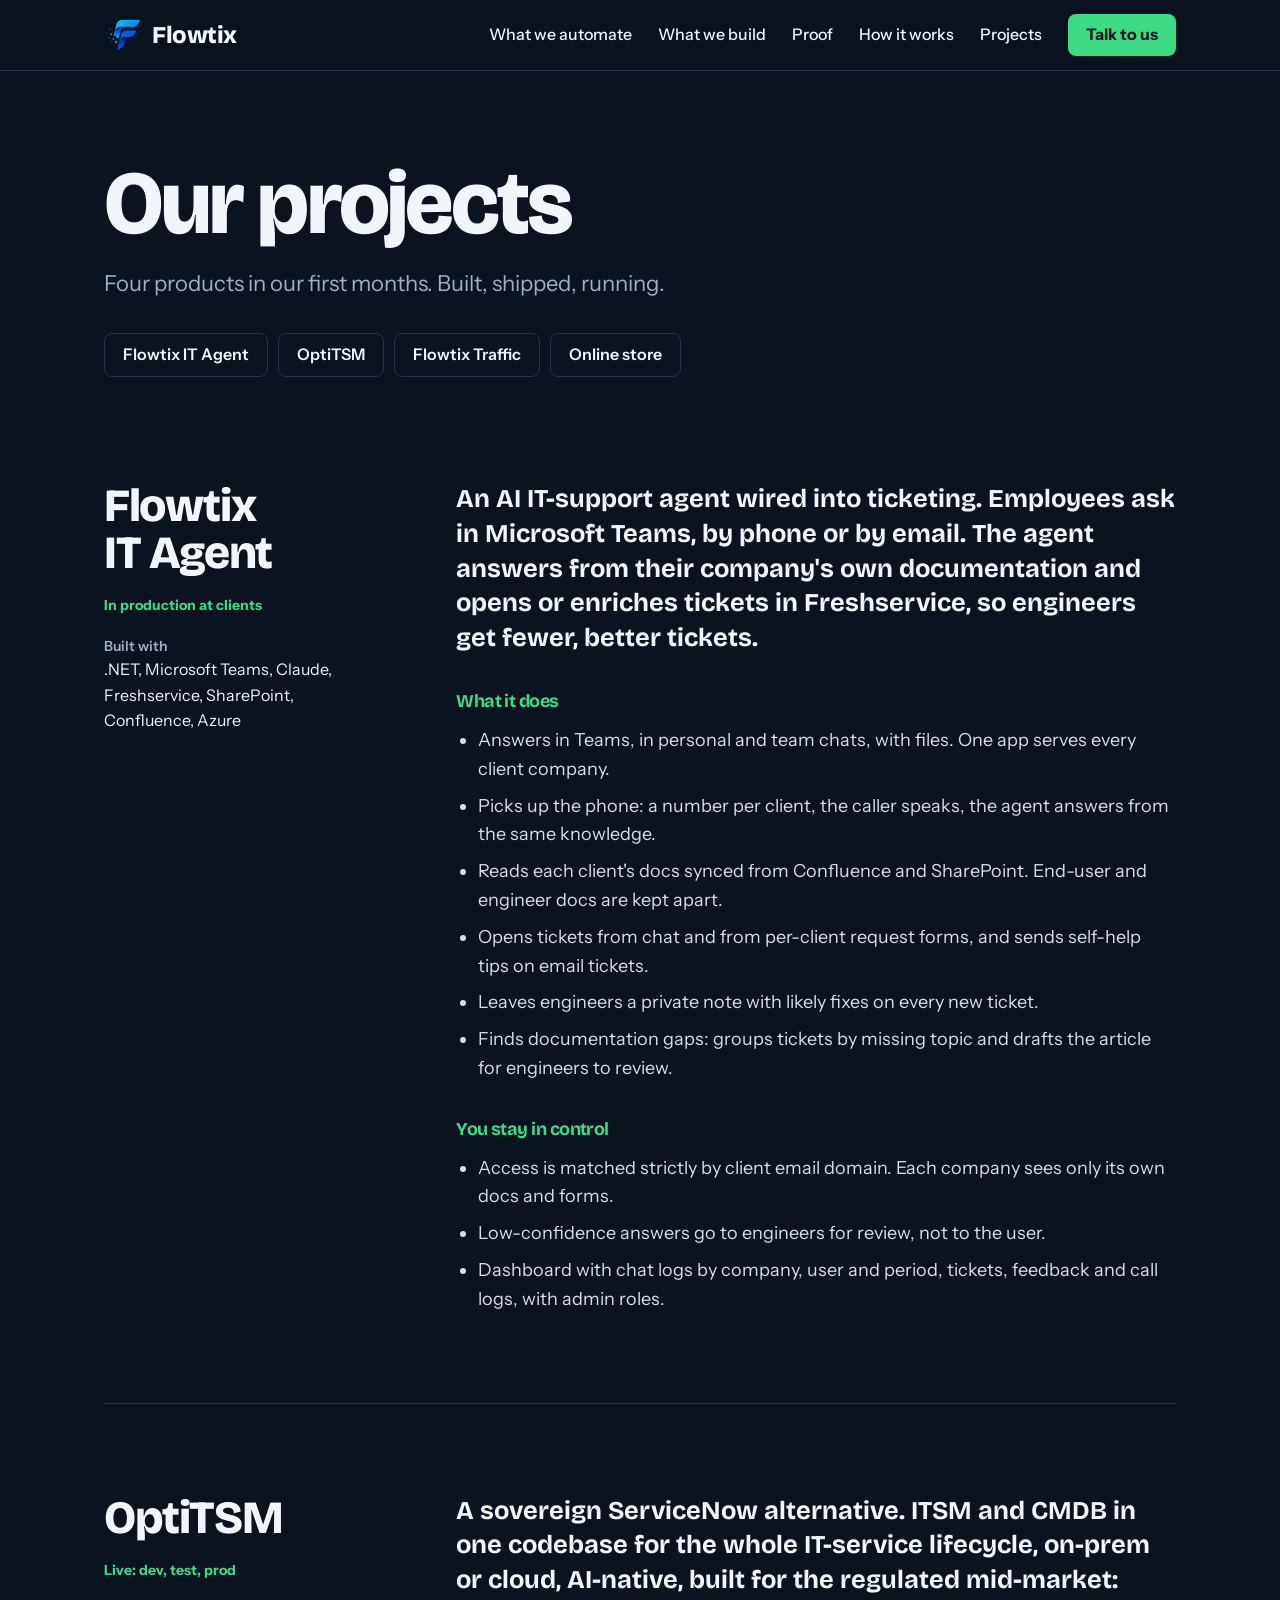
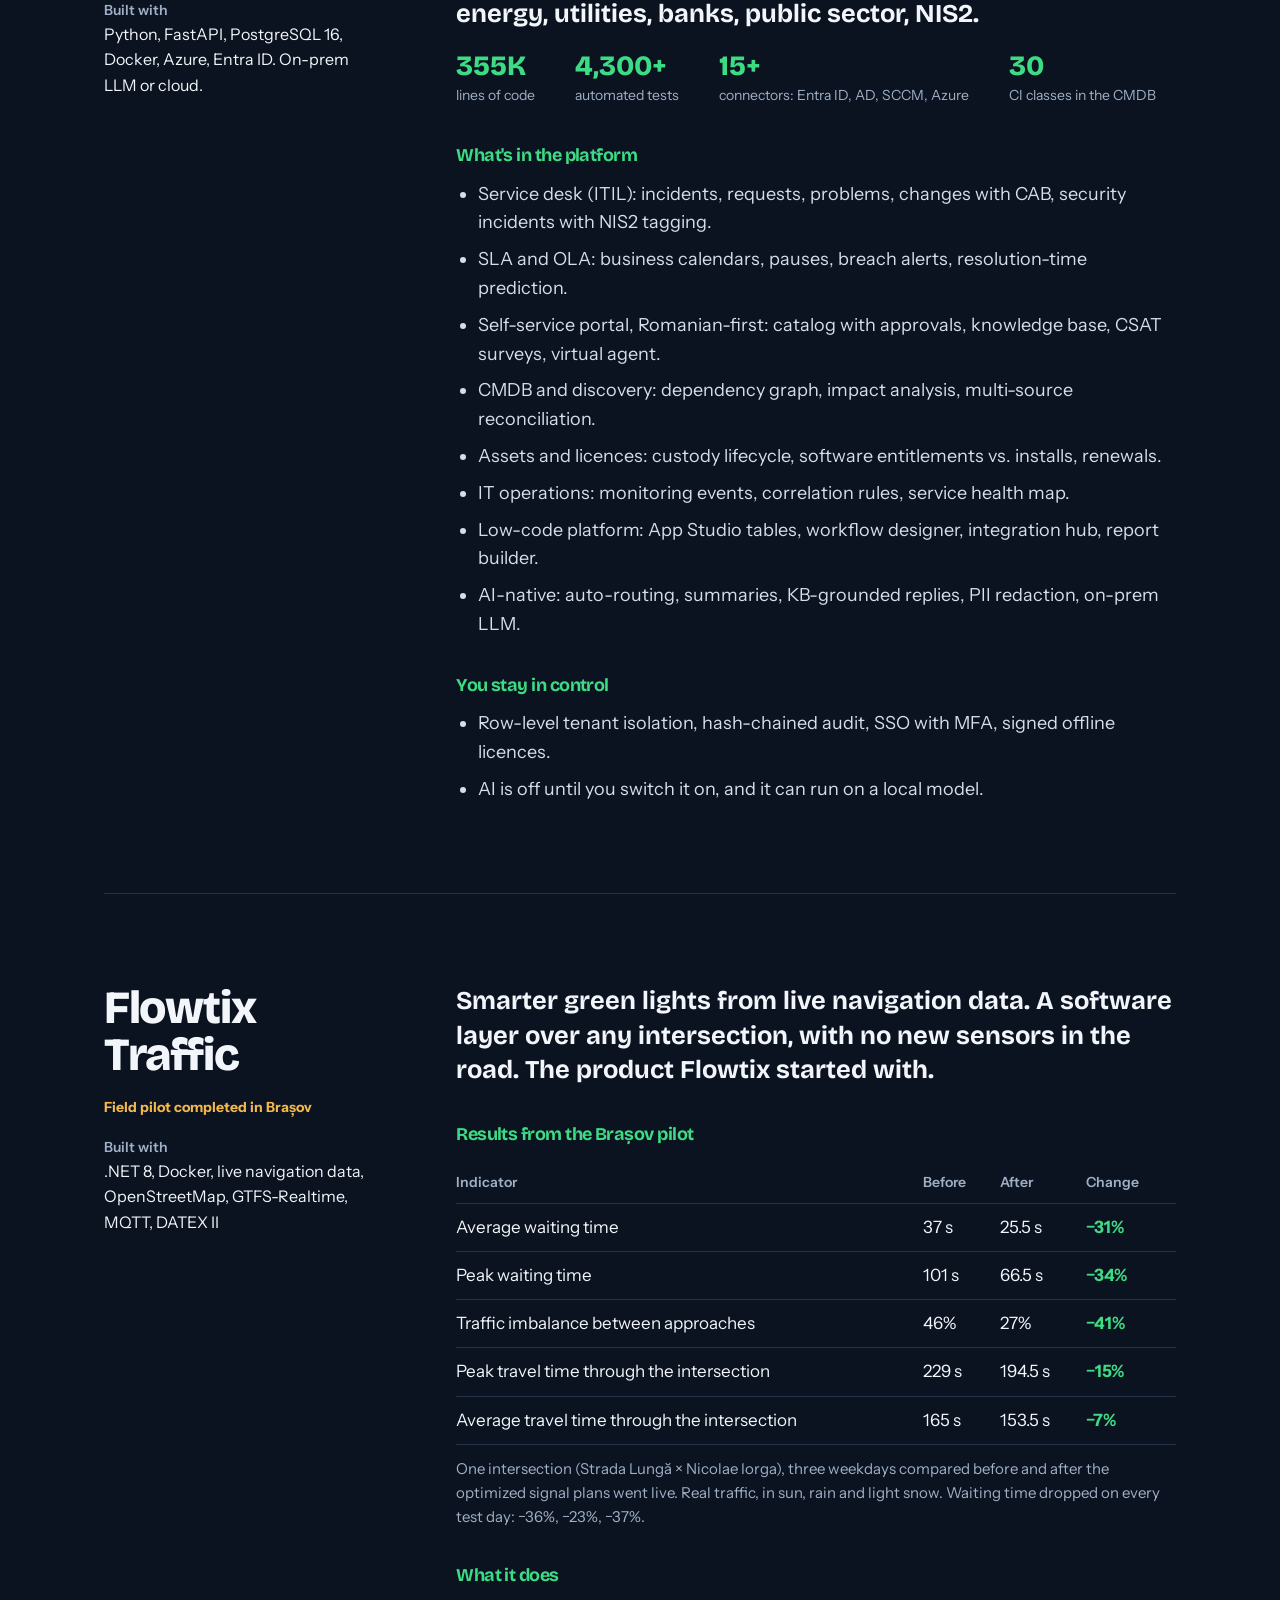
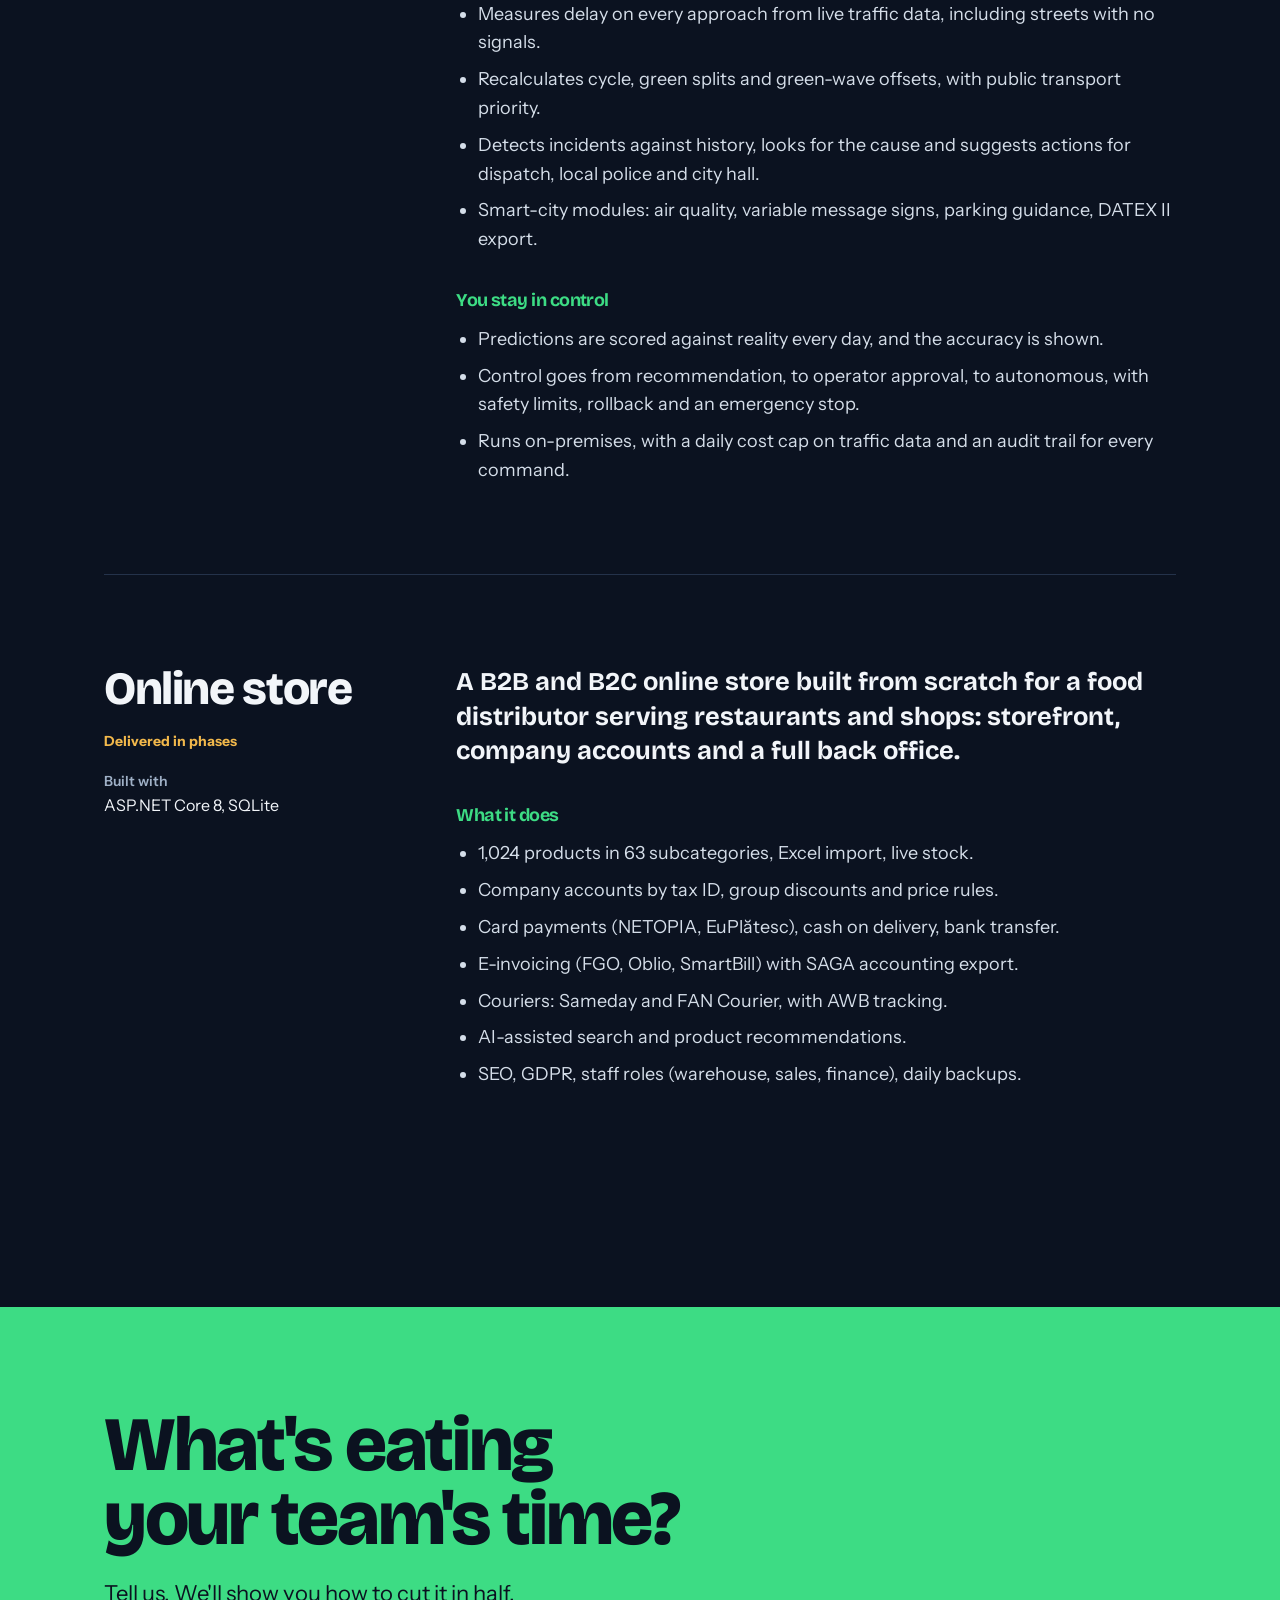
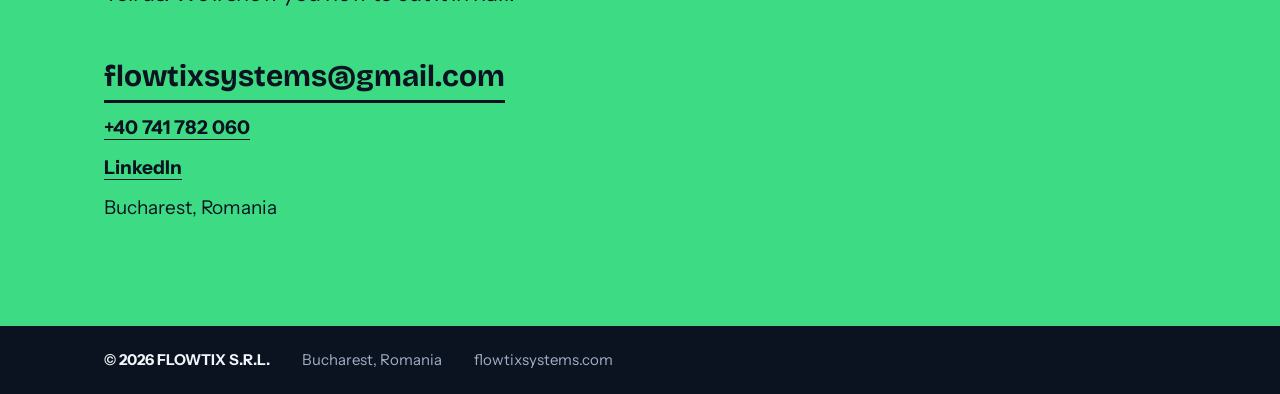
<file: projects.html>
<!DOCTYPE html>
<html lang="en">
<head>
<meta charset="UTF-8">
<meta name="viewport" content="width=device-width, initial-scale=1, viewport-fit=cover">
<title>Our projects — Flowtix</title>
<meta name="description" content="Flowtix IT Agent, OptiTSM, Flowtix Traffic and an online store: what each Flowtix project does, the results, and what runs where.">
<link rel="icon" type="image/png" sizes="32x32" href="assets/favicon-32.png">
<link rel="apple-touch-icon" href="assets/apple-touch-icon.png">
<link rel="preconnect" href="https://fonts.googleapis.com">
<link rel="preconnect" href="https://fonts.gstatic.com" crossorigin>
<link rel="stylesheet" href="https://fonts.googleapis.com/css2?family=Bricolage+Grotesque:opsz,wght@12..96,500..800&family=Instrument+Sans:wght@400;500;600;700&display=swap">
<style>
:root{
  --bg:#0B1220; --bg2:#101A2C; --panel:#141F33; --line:#24324A; --ink:#F2F5F9; --muted:#9FB0C6;
  --go:#3DDC84; --go-ink:#0B1220; --wait:#F2B84B;
  --display:'Bricolage Grotesque','Segoe UI',system-ui,sans-serif; --text:'Instrument Sans','Segoe UI',system-ui,sans-serif;
  --wrap:1200px; --pad:clamp(20px,5vw,64px);
  box-sizing:border-box; padding-top:env(safe-area-inset-top,0px); padding-bottom:env(safe-area-inset-bottom,0px);
}
html{scroll-padding-top:env(safe-area-inset-top,0px);scroll-behavior:smooth}
@media (prefers-reduced-motion:reduce){html{scroll-behavior:auto}}
*,*::before,*::after{box-sizing:border-box}
body{margin:0;background:var(--bg);color:var(--ink);font-family:var(--text);font-size:18px;line-height:1.6}
img{max-width:100%;display:block}
a{color:var(--go)} a:hover{color:#fff}
a:focus-visible,button:focus-visible{outline:3px solid var(--go);outline-offset:3px;border-radius:4px}
h1,h2,h3,p{margin:0}
h1,h2,h3{font-family:var(--display);font-weight:800;letter-spacing:-.03em;text-wrap:balance}
p{text-wrap:pretty}
.wrap{max-width:var(--wrap);margin:0 auto;padding-left:var(--pad);padding-right:var(--pad)}
.skip{position:absolute;left:-9999px}.skip:focus{left:16px;top:16px;background:var(--panel);padding:8px 12px;z-index:10}

/* header */
.top{position:sticky;top:env(safe-area-inset-top,0px);z-index:5;background:rgba(11,18,32,.9);backdrop-filter:blur(8px);border-bottom:1px solid var(--line)}
.top .wrap{display:flex;flex-wrap:wrap;align-items:center;justify-content:space-between;gap:12px 32px;padding-top:14px;padding-bottom:14px}
.brand{display:flex;align-items:center;gap:10px;text-decoration:none;color:var(--ink)}
.brand img{width:38px;height:38px}
.brand span{font-family:var(--display);font-size:24px;font-weight:800;letter-spacing:-.02em}
.nav{display:flex;flex-wrap:wrap;align-items:center;gap:6px 26px;font-size:16px;font-weight:500}
.nav a{color:var(--ink);text-decoration:none;padding:8px 0}
.nav a:hover{color:var(--go)}
.nav .cta{display:inline-flex;align-items:center;min-height:42px;padding:0 18px;background:var(--go);color:var(--go-ink);border-radius:8px;font-weight:700}
.nav .cta:hover{background:#fff;color:var(--go-ink)}

/* hero */
.hero .wrap{padding-top:clamp(64px,9vw,128px);padding-bottom:clamp(56px,7vw,96px)}
.hero h1{font-size:clamp(44px,8vw,112px);line-height:.92;font-variation-settings:'opsz' 96}
.hero h1 .go{color:var(--go)}
.hero .sub{margin-top:32px;max-width:720px;font-size:clamp(20px,2vw,26px);line-height:1.45;color:var(--muted)}
.hero .sub strong{color:var(--ink);font-weight:600}
.actions{margin-top:40px;display:flex;flex-wrap:wrap;align-items:center;gap:16px 28px}
.btn{display:inline-flex;align-items:center;min-height:56px;padding:0 28px;border-radius:8px;font-weight:700;font-size:18px;text-decoration:none}
.btn-go{background:var(--go);color:var(--go-ink)}
.btn-go:hover{background:#fff;color:var(--go-ink)}
.btn-ghost{color:var(--ink);text-underline-offset:6px}

/* before / after */
.section{padding-top:clamp(80px,10vw,140px)}
.h2{font-size:clamp(36px,5vw,72px);line-height:1.0;max-width:1000px}
.lead{margin-top:20px;max-width:680px;color:var(--muted);font-size:20px}
.pairs{margin-top:56px;display:grid;grid-template-columns:repeat(auto-fit,minmax(min(340px,100%),1fr));gap:24px}
.pair{background:var(--panel);border:1px solid var(--line);border-radius:12px;padding:28px}
.pair .before{color:var(--muted);text-decoration:line-through;text-decoration-color:var(--wait);text-decoration-thickness:2px}
.pair .after{margin-top:14px;font-family:var(--display);font-weight:700;font-size:22px;line-height:1.3}
.pair .after::before{content:"";display:inline-block;width:10px;height:10px;border-radius:50%;background:var(--go);margin-right:10px;vertical-align:middle}

/* proof */
.proof{margin-top:56px;display:grid;grid-template-columns:repeat(auto-fit,minmax(min(220px,100%),1fr));gap:24px}
.card{display:grid;gap:10px;align-content:start;padding:28px;background:var(--panel);border:1px solid var(--line);border-radius:12px}
.card h3{font-size:24px}
.card p{color:var(--muted);font-size:16px}
.card .big{font-family:var(--display);font-size:40px;font-weight:800;letter-spacing:-.03em;color:var(--go);line-height:1}
.card .status{font-size:14px;font-weight:700;color:var(--go)}
.card .status.soon{color:var(--wait)}
.banner{margin-top:24px;padding:28px;border-radius:12px;background:var(--go);color:var(--go-ink);font-family:var(--display);font-weight:800;font-size:clamp(24px,3vw,36px);line-height:1.15;letter-spacing:-.02em}

/* results strip */
.results-strip{margin-top:48px;padding:32px;border:1px solid var(--line);border-radius:12px;background:var(--bg2)}
.results-strip .rs-head{display:flex;flex-wrap:wrap;align-items:baseline;justify-content:space-between;gap:8px 32px}
.results-strip h3{font-size:26px}
.results-strip .rs-head p{color:var(--muted);font-size:16px}
.nums{margin-top:24px;display:grid;grid-template-columns:repeat(auto-fit,minmax(min(200px,100%),1fr));gap:24px}
.num strong{display:block;font-family:var(--display);font-size:clamp(40px,4.5vw,64px);font-weight:800;letter-spacing:-.03em;line-height:1;color:var(--go)}
.num span{display:block;margin-top:6px;font-weight:600}
.num small{display:block;color:var(--muted);font-size:15px}
.rs-note{margin-top:20px;color:var(--muted);font-size:15px}
.rs-note a{font-weight:600}
/* projects page */
.intro .wrap{padding-top:clamp(56px,7vw,96px);padding-bottom:16px}
.intro h1{font-size:clamp(48px,7vw,112px);line-height:.95}
.intro .lead{font-size:22px}
.jump{margin-top:32px;display:flex;flex-wrap:wrap;gap:10px}
.jump a{display:inline-flex;align-items:center;min-height:44px;padding:0 18px;border:1px solid var(--line);border-radius:8px;color:var(--ink);text-decoration:none;font-weight:600;font-size:16px}
.jump a:hover{border-color:var(--go);color:var(--go)}
.project{padding:clamp(56px,7vw,96px) 0;border-top:1px solid var(--line);display:flex;flex-wrap:wrap;gap:32px 72px;scroll-margin-top:90px}
.project:first-of-type{border-top:0}
.p-side{flex:1 1 280px;display:grid;gap:18px;align-content:start}
.p-side h2{font-size:clamp(34px,3.6vw,48px);line-height:1.02}
.p-side .status{font-size:14px;font-weight:700;color:var(--go)}
.p-side .status.soon{color:var(--wait)}
.p-side .label{font-size:14px;font-weight:600;color:var(--muted)}
.p-side p{font-size:16px}
.p-main{flex:999 1 600px;min-width:0;max-width:780px}
.p-main .big{font-family:var(--display);font-size:clamp(22px,2vw,26px);font-weight:700;line-height:1.35}
.p-main h3{margin-top:32px;font-size:18px;font-weight:700;color:var(--go)}
.p-main ul{margin:10px 0 0;padding-left:22px;display:grid;gap:8px;color:#D5DEE9}
.p-main .stats{margin-top:20px;display:flex;flex-wrap:wrap;gap:12px 40px}
.p-main .stats strong{display:block;font-family:var(--display);font-size:28px;font-weight:800;color:var(--go);line-height:1}
.p-main .stats span{font-size:14px;color:var(--muted)}
.tbl-wrap{margin-top:12px;overflow-x:auto}
table.results{width:100%;border-collapse:collapse;font-size:17px}
.results th,.results td{text-align:left;padding:10px 16px 10px 0;border-bottom:1px solid var(--line);white-space:nowrap}
.results th{font-size:14px;color:var(--muted);font-weight:600}
.results td.gain{font-weight:800;color:var(--go)}
.note{margin-top:12px;font-size:15px;color:var(--muted)}

/* steps */
.steps{margin-top:56px;display:grid;grid-template-columns:repeat(auto-fit,minmax(min(300px,100%),1fr));gap:40px 48px;counter-reset:s}
.step{border-top:3px solid var(--go);padding-top:20px}
.step::before{counter-increment:s;content:counter(s);display:block;font-family:var(--display);font-size:48px;font-weight:800;color:var(--go);line-height:1}
.step h3{margin-top:12px;font-size:26px}
.step p{margin-top:8px;color:var(--muted)}

/* contact */
.contact{margin-top:clamp(80px,10vw,140px);background:var(--go);color:var(--go-ink)}
.contact .wrap{padding-top:clamp(64px,8vw,112px);padding-bottom:clamp(64px,8vw,112px);display:flex;flex-wrap:wrap;align-items:flex-end;justify-content:space-between;gap:40px 64px}
.contact h2{font-size:clamp(40px,6vw,88px);line-height:.96;max-width:760px}
.contact p{margin-top:20px;font-size:22px;max-width:620px}
.contact-list{flex:1 1 300px;display:grid;gap:10px;justify-items:start;font-size:19px}
.contact-list a{color:var(--go-ink);font-weight:700;text-underline-offset:5px}
.contact-list a:hover{color:#fff}
.contact-list .mail{font-size:clamp(22px,2.4vw,30px);font-family:var(--display);text-decoration:none;border-bottom:3px solid var(--go-ink)}
.foot{background:var(--go-ink);color:var(--muted);font-size:15px}
.foot .wrap{display:flex;flex-wrap:wrap;gap:8px 32px;padding-top:22px;padding-bottom:22px}
.foot strong{color:var(--ink)}
</style>
</head>
<body>
<a class="skip" href="#main">Skip to content</a>

<header class="top">
  <div class="wrap">
    <a class="brand" href="index.html"><img src="assets/flowtix-mark.png" alt="" width="38" height="38"><span>Flowtix</span></a>
    <nav class="nav" aria-label="Main">
      <a href="index.html#automate">What we automate</a>
      <a href="index.html#build">What we build</a>
      <a href="index.html#proof">Proof</a>
      <a href="index.html#how">How it works</a>
      <a href="#" aria-current="page">Projects</a>
      <a class="cta" href="#contact">Talk to us</a>
    </nav>
  </div>
</header>

<main id="main">

<section class="intro">
  <div class="wrap">
    <h1>Our projects</h1>
    <p class="lead">Four products in our first months. Built, shipped, running.</p>
    <nav class="jump" aria-label="Projects">
      <a href="#it-agent">Flowtix IT Agent</a><a href="#optitsm">OptiTSM</a><a href="#traffic">Flowtix Traffic</a><a href="#store">Online store</a>
    </nav>
  </div>
</section>

<div class="wrap">

<section id="it-agent" class="project">
  <div class="p-side">
    <h2>Flowtix IT Agent</h2>
    <span class="status">In production at clients</span>
    <div><div class="label">Built with</div><p>.NET, Microsoft Teams, Claude, Freshservice, SharePoint, Confluence, Azure</p></div>
  </div>
  <div class="p-main">
    <p class="big">An AI IT-support agent wired into ticketing. Employees ask in Microsoft Teams, by phone or by email. The agent answers from their company's own documentation and opens or enriches tickets in Freshservice, so engineers get fewer, better tickets.</p>
    <h3>What it does</h3>
    <ul>
      <li>Answers in Teams, in personal and team chats, with files. One app serves every client company.</li>
      <li>Picks up the phone: a number per client, the caller speaks, the agent answers from the same knowledge.</li>
      <li>Reads each client's docs synced from Confluence and SharePoint. End-user and engineer docs are kept apart.</li>
      <li>Opens tickets from chat and from per-client request forms, and sends self-help tips on email tickets.</li>
      <li>Leaves engineers a private note with likely fixes on every new ticket.</li>
      <li>Finds documentation gaps: groups tickets by missing topic and drafts the article for engineers to review.</li>
    </ul>
    <h3>You stay in control</h3>
    <ul>
      <li>Access is matched strictly by client email domain. Each company sees only its own docs and forms.</li>
      <li>Low-confidence answers go to engineers for review, not to the user.</li>
      <li>Dashboard with chat logs by company, user and period, tickets, feedback and call logs, with admin roles.</li>
    </ul>
  </div>
</section>

<section id="optitsm" class="project">
  <div class="p-side">
    <h2>OptiTSM</h2>
    <span class="status">Live: dev, test, prod</span>
    <div><div class="label">Built with</div><p>Python, FastAPI, PostgreSQL 16, Docker, Azure, Entra ID. On-prem LLM or cloud.</p></div>
  </div>
  <div class="p-main">
    <p class="big">A sovereign ServiceNow alternative. ITSM and CMDB in one codebase for the whole IT-service lifecycle, on-prem or cloud, AI-native, built for the regulated mid-market: energy, utilities, banks, public sector, NIS2.</p>
    <div class="stats">
      <div><strong>355K</strong><span>lines of code</span></div>
      <div><strong>4,300+</strong><span>automated tests</span></div>
      <div><strong>15+</strong><span>connectors: Entra ID, AD, SCCM, Azure</span></div>
      <div><strong>30</strong><span>CI classes in the CMDB</span></div>
    </div>
    <h3>What's in the platform</h3>
    <ul>
      <li>Service desk (ITIL): incidents, requests, problems, changes with CAB, security incidents with NIS2 tagging.</li>
      <li>SLA and OLA: business calendars, pauses, breach alerts, resolution-time prediction.</li>
      <li>Self-service portal, Romanian-first: catalog with approvals, knowledge base, CSAT surveys, virtual agent.</li>
      <li>CMDB and discovery: dependency graph, impact analysis, multi-source reconciliation.</li>
      <li>Assets and licences: custody lifecycle, software entitlements vs. installs, renewals.</li>
      <li>IT operations: monitoring events, correlation rules, service health map.</li>
      <li>Low-code platform: App Studio tables, workflow designer, integration hub, report builder.</li>
      <li>AI-native: auto-routing, summaries, KB-grounded replies, PII redaction, on-prem LLM.</li>
    </ul>
    <h3>You stay in control</h3>
    <ul>
      <li>Row-level tenant isolation, hash-chained audit, SSO with MFA, signed offline licences.</li>
      <li>AI is off until you switch it on, and it can run on a local model.</li>
    </ul>
  </div>
</section>

<section id="traffic" class="project">
  <div class="p-side">
    <h2>Flowtix Traffic</h2>
    <span class="status soon">Field pilot completed in Brașov</span>
    <div><div class="label">Built with</div><p>.NET 8, Docker, live navigation data, OpenStreetMap, GTFS-Realtime, MQTT, DATEX II</p></div>
  </div>
  <div class="p-main">
    <p class="big">Smarter green lights from live navigation data. A software layer over any intersection, with no new sensors in the road. The product Flowtix started with.</p>
    <h3>Results from the Brașov pilot</h3>
    <div class="tbl-wrap">
      <table class="results">
        <thead><tr><th scope="col">Indicator</th><th scope="col">Before</th><th scope="col">After</th><th scope="col">Change</th></tr></thead>
        <tbody>
          <tr><td>Average waiting time</td><td>37 s</td><td>25.5 s</td><td class="gain">−31%</td></tr>
          <tr><td>Peak waiting time</td><td>101 s</td><td>66.5 s</td><td class="gain">−34%</td></tr>
          <tr><td>Traffic imbalance between approaches</td><td>46%</td><td>27%</td><td class="gain">−41%</td></tr>
          <tr><td>Peak travel time through the intersection</td><td>229 s</td><td>194.5 s</td><td class="gain">−15%</td></tr>
          <tr><td>Average travel time through the intersection</td><td>165 s</td><td>153.5 s</td><td class="gain">−7%</td></tr>
        </tbody>
      </table>
    </div>
    <p class="note">One intersection (Strada Lungă × Nicolae Iorga), three weekdays compared before and after the optimized signal plans went live. Real traffic, in sun, rain and light snow. Waiting time dropped on every test day: −36%, −23%, −37%.</p>
    <h3>What it does</h3>
    <ul>
      <li>Measures delay on every approach from live traffic data, including streets with no signals.</li>
      <li>Recalculates cycle, green splits and green-wave offsets, with public transport priority.</li>
      <li>Detects incidents against history, looks for the cause and suggests actions for dispatch, local police and city hall.</li>
      <li>Smart-city modules: air quality, variable message signs, parking guidance, DATEX II export.</li>
    </ul>
    <h3>You stay in control</h3>
    <ul>
      <li>Predictions are scored against reality every day, and the accuracy is shown.</li>
      <li>Control goes from recommendation, to operator approval, to autonomous, with safety limits, rollback and an emergency stop.</li>
      <li>Runs on-premises, with a daily cost cap on traffic data and an audit trail for every command.</li>
    </ul>
  </div>
</section>

<section id="store" class="project">
  <div class="p-side">
    <h2>Online store</h2>
    <span class="status soon">Delivered in phases</span>
    <div><div class="label">Built with</div><p>ASP.NET Core 8, SQLite</p></div>
  </div>
  <div class="p-main">
    <p class="big">A B2B and B2C online store built from scratch for a food distributor serving restaurants and shops: storefront, company accounts and a full back office.</p>
    <h3>What it does</h3>
    <ul>
      <li>1,024 products in 63 subcategories, Excel import, live stock.</li>
      <li>Company accounts by tax ID, group discounts and price rules.</li>
      <li>Card payments (NETOPIA, EuPlătesc), cash on delivery, bank transfer.</li>
      <li>E-invoicing (FGO, Oblio, SmartBill) with SAGA accounting export.</li>
      <li>Couriers: Sameday and FAN Courier, with AWB tracking.</li>
      <li>AI-assisted search and product recommendations.</li>
      <li>SEO, GDPR, staff roles (warehouse, sales, finance), daily backups.</li>
    </ul>
  </div>
</section>

</div>
</main>

<section id="contact" class="contact">
  <div class="wrap">
    <div>
      <h2>What's eating your team's time?</h2>
      <p>Tell us. We'll show you how to cut it in half.</p>
    </div>
    <div class="contact-list">
      <a class="mail" href="mailto:flowtixsystems@gmail.com">flowtixsystems@gmail.com</a>
      <a href="tel:+40741782060">+40 741 782 060</a>
      <a href="https://www.linkedin.com/company/flowtix-systems" rel="noopener">LinkedIn</a>
      <span>Bucharest, Romania</span>
    </div>
  </div>
</section>

<footer class="foot">
  <div class="wrap">
    <strong>© 2026 FLOWTIX S.R.L.</strong>
    <span>Bucharest, Romania</span>
    <span>flowtixsystems.com</span>
  </div>
</footer>
</body>
</html>
</file>
<file: assets/styles.css>
/* Flowtix — site styles */
:root{
  --ink:#0F1E2E; --muted:#4D5B6B; --line:#D9DFE6; --soft:#F3F5F8; --paper:#FFFFFF;
  --blue:#1F5FBF; --green:#0E7C5A; --night:#0F1E2E; --night-muted:#B8C4D2; --night-line:#263A50;
  --font:'Schibsted Grotesk','Segoe UI',system-ui,sans-serif; --mono:'JetBrains Mono',ui-monospace,monospace;
  --wrap:1240px; --pad:clamp(20px,5vw,64px); --gap-section:clamp(72px,9vw,120px);
}
*,*::before,*::after{box-sizing:border-box}
html{scroll-behavior:smooth;-webkit-text-size-adjust:100%}
@media (prefers-reduced-motion:reduce){html{scroll-behavior:auto}}
body{margin:0;background:var(--paper);color:var(--ink);font-family:var(--font);font-size:18px;line-height:1.6}
img{max-width:100%;display:block}
a{color:var(--blue)}
a:hover{color:var(--ink)}
a:focus-visible,button:focus-visible{outline:3px solid var(--blue);outline-offset:3px;border-radius:4px}
h1,h2,h3{margin:0;text-wrap:balance}
p{margin:0;text-wrap:pretty}
.wrap{max-width:var(--wrap);margin:0 auto;padding:0 var(--pad)}
.skip{position:absolute;left:-9999px}
.skip:focus{left:16px;top:16px;background:var(--paper);padding:8px 12px;z-index:10}

/* header */
.site-header{border-bottom:1px solid var(--line);background:var(--paper)}
.site-header .wrap{display:flex;flex-wrap:wrap;align-items:center;justify-content:space-between;gap:16px 32px;padding-top:16px;padding-bottom:16px}
.brand{display:flex;align-items:center;gap:12px;text-decoration:none;color:var(--ink)}
.brand img{width:40px;height:40px}
.brand span{font-size:25px;font-weight:800;letter-spacing:-.02em}
.nav{display:flex;flex-wrap:wrap;align-items:center;gap:8px 28px;font-size:17px;font-weight:500}
.nav a{color:var(--ink);text-decoration:none;padding:10px 0}
.nav a[aria-current="page"]{text-decoration:underline;text-decoration-thickness:2px;text-underline-offset:8px}
.nav .nav-contact{display:inline-flex;align-items:center;min-height:44px;padding:0 20px;background:var(--ink);color:#fff;border-radius:6px;font-weight:600}
.nav .nav-contact:hover{background:var(--blue);color:#fff}

/* buttons */
.btn{display:inline-flex;align-items:center;min-height:52px;padding:0 26px;border-radius:6px;font-weight:700;font-size:18px;text-decoration:none}
.btn-primary{background:var(--blue);color:#fff}
.btn-primary:hover{background:var(--ink);color:#fff}
.btn-light{background:#fff;color:var(--ink)}
.btn-light:hover{background:var(--soft);color:var(--ink)}
.link-strong{font-weight:600;font-size:18px;text-underline-offset:6px;padding:12px 0}

/* type */
.h-section{font-size:clamp(34px,4.2vw,54px);line-height:1.06;font-weight:800;letter-spacing:-.03em}
.lead{color:var(--muted);max-width:680px}
.section{padding-top:var(--gap-section)}
.section-last{padding-bottom:var(--gap-section)}

/* hero */
.hero .wrap{display:flex;flex-wrap:wrap;align-items:center;gap:56px 72px;padding-top:clamp(56px,7vw,104px);padding-bottom:clamp(64px,8vw,112px)}
.hero-copy{flex:999 1 520px;min-width:0}
.hero h1{font-size:clamp(42px,5.4vw,78px);line-height:1.0;font-weight:800;letter-spacing:-.035em}
.hero .sub{margin-top:28px;max-width:620px;font-size:clamp(19px,1.6vw,21px);line-height:1.55;color:var(--muted)}
.actions{margin-top:36px;display:flex;flex-wrap:wrap;align-items:center;gap:16px 28px}

/* audit log figure (the one memorable element) */
.ledger{flex:1 1 400px;margin:0;background:var(--soft);border:1px solid var(--line);border-radius:10px;padding:22px}
.ledger figcaption{font-size:15px;font-weight:600;color:var(--muted)}
.ledger ol{margin:16px 0 0;padding:0;list-style:none}
.entry{background:#fff;border:1px solid var(--line);border-radius:8px;padding:16px 18px}
.entry-title{font-weight:700}
.entry dl{margin:10px 0 0;display:grid;grid-template-columns:minmax(0,92px) minmax(0,1fr);gap:4px 12px;font-size:15px}
.entry dt{color:var(--muted)}
.entry dd{margin:0}
.entry .ok{color:var(--green);font-weight:700}
.entry .pending{display:inline-block;padding:0 8px;border:2px dashed #8794A3;border-radius:4px;font-weight:700;color:var(--muted)}
.entry .sig{margin-top:10px;font-family:var(--mono);font-size:13px;color:var(--muted)}
.link{height:22px;margin-left:26px;border-left:2px solid #9AA8B7}

/* audience band */
.band{background:var(--night);color:#fff}
.band .wrap{display:flex;flex-wrap:wrap;align-items:baseline;gap:12px 40px;padding-top:36px;padding-bottom:36px}
.band h2{font-size:18px;font-weight:600;color:var(--night-muted)}
.band ul{margin:0;padding:0;list-style:none;display:flex;flex-wrap:wrap;gap:8px 36px;font-size:clamp(19px,1.8vw,23px);font-weight:700}

/* rules */
.rules{border-bottom:1px solid var(--line);margin-top:56px;display:grid;grid-template-columns:repeat(auto-fit,minmax(min(480px,100%),1fr));column-gap:64px}
.rule{display:grid;grid-template-columns:40px minmax(0,1fr);gap:4px 20px;padding:32px 0;border-top:1px solid var(--line)}

.rule h3{font-size:24px;line-height:1.25;font-weight:700}
.rule p{margin-top:8px;color:var(--muted)}

/* what we build */
.rows{margin-top:48px}
.row{display:flex;flex-wrap:wrap;gap:8px 48px;padding:28px 0;border-top:1px solid var(--line)}
.row:last-child{border-bottom:1px solid var(--line)}
.row h3{flex:1 1 300px;font-size:24px;line-height:1.25;font-weight:700}
.row div{flex:999 1 520px;min-width:0;max-width:720px}
.row .example{margin-top:8px;font-size:16px;color:var(--muted)}

/* speed */
.speed{background:var(--soft);border-radius:12px;padding:clamp(32px,5vw,64px);display:flex;flex-wrap:wrap;gap:40px 72px}
.speed-copy{flex:999 1 520px;min-width:0;max-width:680px}
.speed-copy h2{font-size:clamp(32px,3.8vw,48px);line-height:1.08;font-weight:800;letter-spacing:-.03em}
.speed-copy p{margin-top:18px}
.facts{flex:1 1 300px;margin:0;padding:0;list-style:none;display:grid;gap:16px;align-content:start}
.facts li{padding-bottom:14px;border-bottom:1px solid var(--line)}
.facts li:last-child{border-bottom:0;padding-bottom:0}
.facts strong{display:block;font-size:22px;font-weight:800}
.facts span{color:var(--muted);font-size:16px}

/* product teaser */
.head-row{display:flex;flex-wrap:wrap;align-items:flex-end;justify-content:space-between;gap:16px 32px}
.teasers{margin-top:40px;display:grid;grid-template-columns:repeat(auto-fit,minmax(min(220px,100%),1fr));gap:32px}
.teaser{display:grid;gap:8px;align-content:start;padding-top:18px;border-top:3px solid var(--ink);color:var(--ink);text-decoration:none}
.teaser:hover .teaser-name{color:var(--blue)}
.teaser-name{font-size:23px;font-weight:800}
.teaser-desc{font-size:16px;color:var(--muted)}
.status{font-size:14px;font-weight:700;color:var(--muted)}
.status.live{color:var(--green)}

/* about */
.about{display:flex;flex-wrap:wrap;gap:40px 80px}
.about h2{flex:1 1 300px}
.about-copy{flex:999 1 560px;min-width:0;max-width:720px}
.about-copy p+p{margin-top:18px}
.team{margin:28px 0 0;padding:0;list-style:none;display:flex;flex-wrap:wrap;gap:16px 48px}
.team strong{display:block;font-size:20px}
.team span{color:var(--muted);font-size:16px}

/* contact + footer */
.contact{background:var(--night);color:#fff}
.contact .wrap{display:flex;flex-wrap:wrap;align-items:flex-end;justify-content:space-between;gap:40px 64px;padding-top:clamp(72px,9vw,112px);padding-bottom:clamp(72px,9vw,112px)}
.contact-copy{flex:999 1 560px;min-width:0;max-width:760px}
.contact h2{font-size:clamp(36px,5vw,64px);line-height:1.02;font-weight:800;letter-spacing:-.035em}
.contact-copy p{margin-top:22px;color:var(--night-muted)}
.contact-list{flex:1 1 300px;display:grid;gap:12px;justify-items:start}
.contact-list a{color:#fff;font-weight:500;text-underline-offset:5px}
.contact-list a:hover{color:var(--night-muted)}
.contact-list span{color:var(--night-muted)}
.site-footer{background:var(--night);border-top:1px solid var(--night-line);color:var(--night-muted);font-size:15px}
.site-footer .wrap{display:flex;flex-wrap:wrap;gap:8px 32px;padding-top:22px;padding-bottom:22px}
.site-footer strong{color:#fff}

/* products page */
.page-intro .wrap{padding-top:clamp(56px,7vw,96px);padding-bottom:40px}
.page-intro h1{font-size:clamp(44px,5.6vw,80px);line-height:1.0;font-weight:800;letter-spacing:-.035em}
.page-intro .sub{margin-top:24px;max-width:660px;font-size:clamp(19px,1.6vw,21px);color:var(--muted)}
.jump{margin-top:36px;display:flex;flex-wrap:wrap;gap:10px}
.jump a{display:inline-flex;align-items:center;min-height:44px;padding:0 18px;border:1px solid #C4CDD7;border-radius:6px;color:var(--ink);text-decoration:none;font-weight:600;font-size:16px}
.jump a:hover{border-color:var(--ink)}
.product{padding:clamp(48px,6vw,80px) 0;border-top:3px solid var(--ink);display:flex;flex-wrap:wrap;gap:32px 72px;scroll-margin-top:16px}
.product-side{flex:1 1 300px;display:grid;gap:20px;align-content:start}
.product-side h2{font-size:clamp(32px,3.4vw,44px);line-height:1.05;font-weight:800;letter-spacing:-.03em}
.product-side .label{font-size:15px;font-weight:600;color:var(--muted)}
.product-side p{margin-top:4px;font-size:16px}
.product-main{flex:999 1 600px;min-width:0;max-width:780px}
.product-main .lead-strong{font-size:clamp(21px,1.9vw,24px);line-height:1.45;font-weight:600}
.product-main h3{margin-top:32px;font-size:19px;font-weight:700}
.product-main ul{margin:10px 0 0;padding-left:22px;display:grid;gap:8px;color:#33414F}
.results{margin-top:16px;width:100%;border-collapse:collapse;font-size:17px}
.results-wrap{overflow-x:auto}
.results th,.results td{text-align:left;padding:10px 12px 10px 0;border-bottom:1px solid var(--line);white-space:nowrap}
.results th{font-size:15px;color:var(--muted);font-weight:600}
.results td.num{font-variant-numeric:tabular-nums}
.results td.gain{font-weight:800;color:var(--green)}
.note{margin-top:12px;font-size:15px;color:var(--muted)}
.stats{margin-top:20px;display:flex;flex-wrap:wrap;gap:12px 40px}
.stats strong{display:block;font-size:24px;font-weight:800}
.stats span{font-size:15px;color:var(--muted)}
</file>
